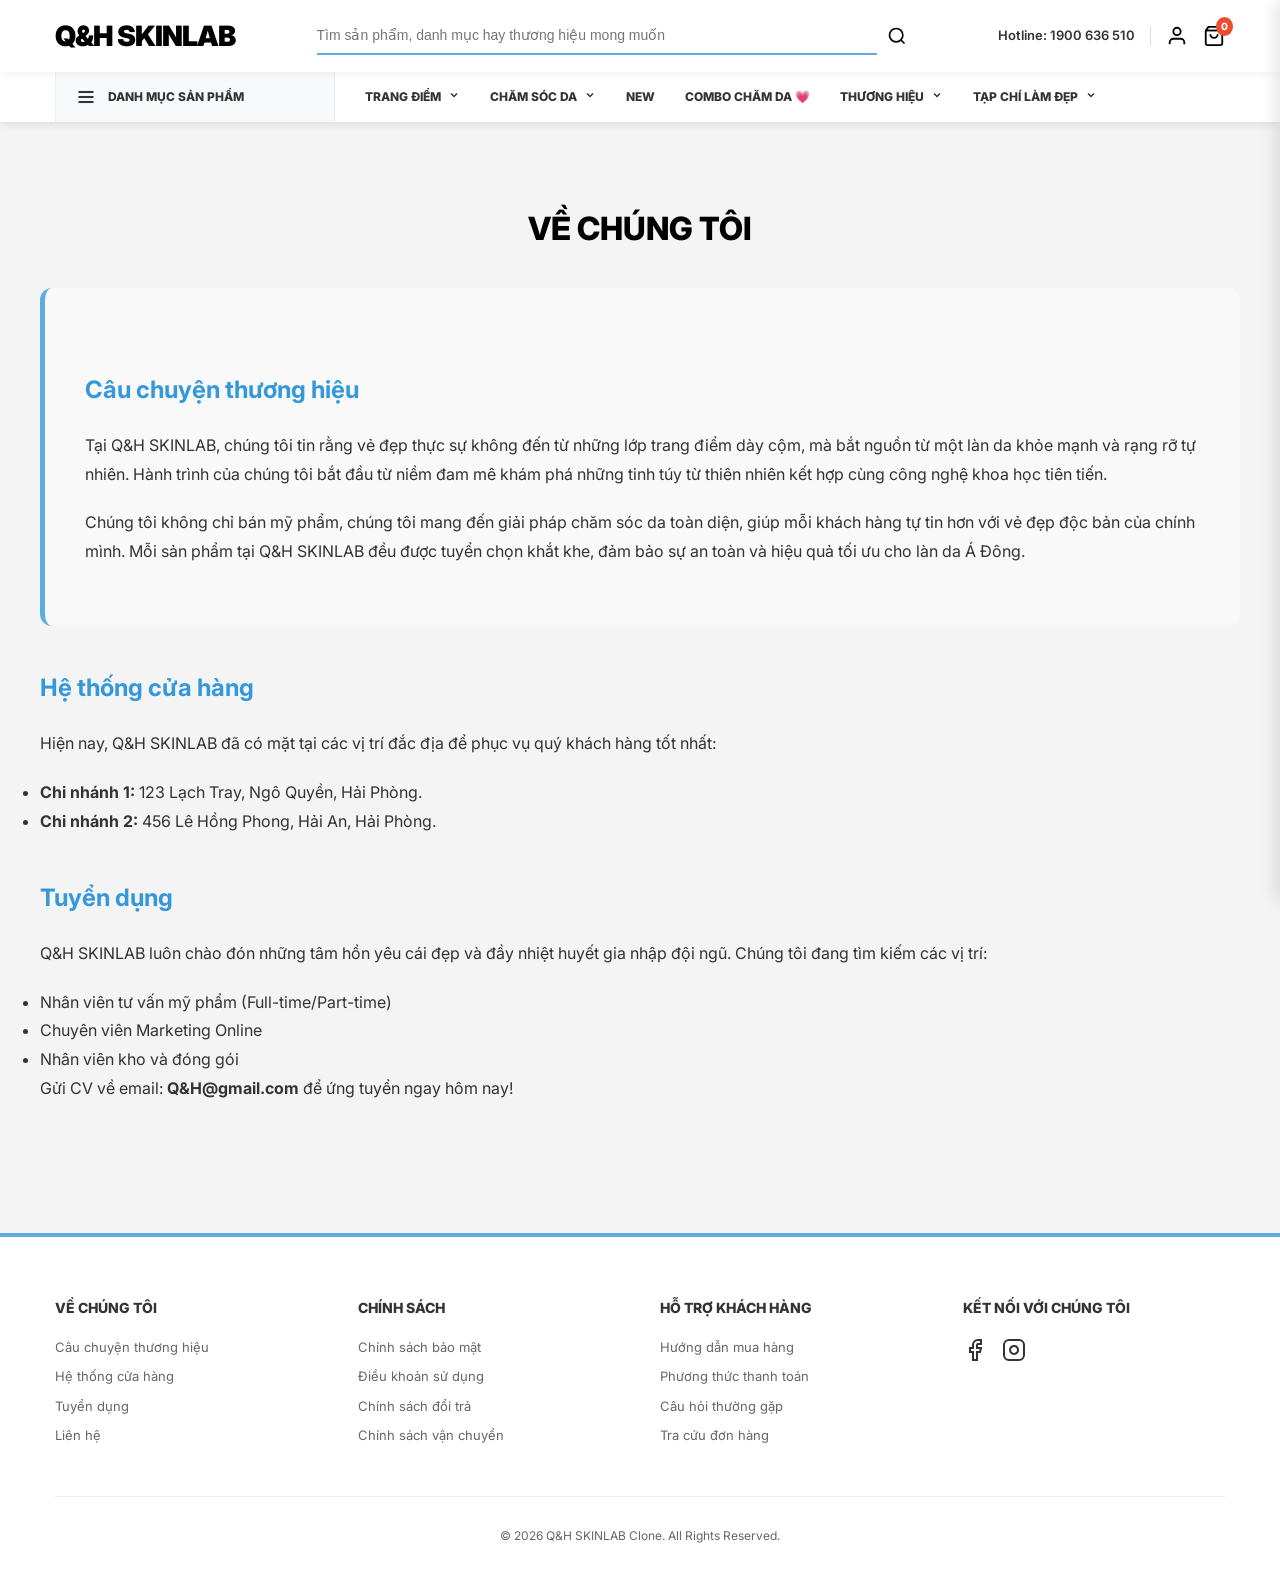
<file: about.html>
<!DOCTYPE html>
<html lang="vi">
<head>
    <meta charset="UTF-8">
    <meta name="viewport" content="width=device-width, initial-scale=1.0">
    <title>Về chúng tôi - Q&H SKINLAB</title>
    <link rel="stylesheet" href="./style.css">
    <style>
        .content-page {
            padding: 60px 0;
            line-height: 1.8;
            color: var(--text);
        }
        .content-page h1 {
            font-size: 32px;
            font-weight: 800;
            margin-bottom: 30px;
            text-align: center;
            color: var(--black);
        }
        .content-page h2 {
            font-size: 24px;
            font-weight: 700;
            margin-top: 40px;
            margin-bottom: 20px;
            color: var(--primary-dark);
        }
        .content-page p {
            margin-bottom: 20px;
        }
        .brand-story {
            background: #f9f9f9;
            padding: 40px;
            border-radius: 12px;
            border-left: 5px solid var(--primary);
        }
    </style>
</head>
<body>
    <!-- STICKY HEADER WRAPPER -->
    <div class="sticky-header" id="stickyHeader">
        <!-- HEADER -->
        <header>
            <div class="container header-main">
                <a href="index.html" class="logo">Q&<span>H SKINLAB</span></a>
                
                <div class="search-container">
                    <input type="text" id="searchInput" placeholder="Tìm sản phẩm, danh mục hay thương hiệu mong muốn">
                    <button class="search-btn">
                        <svg width="20" height="20" viewBox="0 0 24 24" fill="none" stroke="currentColor" stroke-width="2"><circle cx="11" cy="11" r="8"></circle><line x1="21" y1="21" x2="16.65" y2="16.65"></line></svg>
                    </button>
                    <div id="searchResults" class="search-results"></div>
                </div>

                <div class="header-actions">
                    <div class="hotline-info">
                        Hotline: 1900 636 510
                    </div>
                    <div class="action-item" id="accountTrigger">
                        <svg width="22" height="22" viewBox="0 0 24 24" fill="none" stroke="currentColor" stroke-width="2"><path d="M20 21v-2a4 4 0 0 0-4-4H8a4 4 0 0 0-4 4v2"></path><circle cx="12" cy="7" r="4"></circle></svg>
                        <span id="userNameDisplay" class="user-name-display"></span>
                    </div>
                    <div class="action-item" id="cartTrigger">
                        <svg width="22" height="22" viewBox="0 0 24 24" fill="none" stroke="currentColor" stroke-width="2"><path d="M6 2L3 6v14a2 2 0 0 0 2 2h14a2 2 0 0 0 2-2V6l-3-4Z"></path><line x1="3" y1="6" x2="21" y2="6"></line><path d="M16 10a4 4 0 0 1-8 0"></path></svg>
                        <span class="cart-badge" id="cartBadge">0</span>
                    </div>
                </div>
            </div>
        </header>

        <!-- NAVIGATION -->
        <div class="nav-wrap">
            <div class="container">
                <ul class="nav-list">
                    <li class="nav-link nav-cat-trigger" style="display: flex; align-items: center; gap: 12px; width: 280px; background: #f8f9fa; padding-left: 15px; position: relative;">
                        <svg width="20" height="20" viewBox="0 0 24 24" fill="none" stroke="currentColor" stroke-width="2.5"><line x1="3" y1="12" x2="21" y2="12"></line><line x1="3" y1="6" x2="21" y2="6"></line><line x1="3" y1="18" x2="21" y2="18"></line></svg>
                        DANH MỤC SẢN PHẨM
                        <!-- SIDEBAR DROPDOWN -->
                        <aside class="side-menu">
                            <ul class="side-nav-list">
                                <li class="side-nav-item" onclick="location.href='category.html?type=trang-diem'"><span>💄</span> Trang điểm</li>
                                <li class="side-nav-item" onclick="location.href='category.html?type=skincare'"><span>🧴</span> Chăm sóc da mặt</li>
                                <li class="side-nav-item" onclick="location.href='category.html?type=bodycare'"><span>🧼</span> Chăm sóc cơ thể</li>
                                <li class="side-nav-item" onclick="location.href='category.html?type=haircare'"><span>💆‍♀️</span> Chăm sóc tóc & da đầu</li>
                                <li class="side-nav-item" onclick="location.href='category.html?type=perfume'"><span>🌸</span> Nước hoa</li>
                                <li class="side-nav-item sub-item"><span>✨</span> TẠO KHỐI/ HIGHLIGHTER</li>
                                <li class="side-nav-item sub-item"><span>🎨</span> CHE KHUYẾT ĐIỂM</li>
                                <li class="side-nav-item sub-item"><span>🖌️</span> KEM LÓT</li>
                            </ul>
                        </aside>
                    </li>
                    <li class="nav-link" onclick="location.href='category.html?type=trang-diem'">TRANG ĐIỂM <svg width="12" height="12" viewBox="0 0 24 24" fill="none" stroke="currentColor" stroke-width="3" style="margin-left: 4px;"><path d="M6 9l6 6 6-6"></path></svg>
                        <div class="nav-dropdown">
                            <ul class="dropdown-list">
                                <li class="dropdown-item">MẶT <svg viewBox="0 0 24 24" fill="none" stroke="currentColor" stroke-width="2"><path d="M9 18l6-6-6-6"></path></svg></li>
                                <li class="dropdown-item">MẮT <svg viewBox="0 0 24 24" fill="none" stroke="currentColor" stroke-width="2"><path d="M9 18l6-6-6-6"></path></svg></li>
                                <li class="dropdown-item">MÔI <svg viewBox="0 0 24 24" fill="none" stroke="currentColor" stroke-width="2"><path d="M9 18l6-6-6-6"></path></svg></li>
                            </ul>
                        </div>
                    </li>
                    <li class="nav-link" onclick="location.href='category.html?type=skincare'">CHĂM SÓC DA <svg width="12" height="12" viewBox="0 0 24 24" fill="none" stroke="currentColor" stroke-width="3" style="margin-left: 4px;"><path d="M6 9l6 6 6-6"></path></svg></li>
                    <li class="nav-link" onclick="location.href='category.html?type=new'">NEW</li>
                    <li class="nav-link" onclick="location.href='category.html?type=combo'">COMBO CHĂM DA 💗</li>
                    <li class="nav-link" onclick="location.href='category.html?type=brands'">THƯƠNG HIỆU <svg width="12" height="12" viewBox="0 0 24 24" fill="none" stroke="currentColor" stroke-width="3" style="margin-left: 4px;"><path d="M6 9l6 6 6-6"></path></svg>
                        <div class="mega-menu">
                            <div class="mega-col">
                                <ul class="mega-list">
                                    <li onclick="location.href='category.html?brand=Merzy'">Merzy</li><li onclick="location.href='category.html?brand=ACNES'">ACNES</li><li onclick="location.href='category.html?brand=Armaf'">Armaf</li><li onclick="location.href='category.html?brand=Bioderma'">Bioderma</li><li onclick="location.href='category.html?brand=Calla'">Calla</li><li onclick="location.href='category.html?brand=Cerave'">Cerave</li><li onclick="location.href='category.html?brand=Cleo'">Cleo</li><li onclick="location.href='category.html?brand=Colorkey'">Colorkey</li><li onclick="location.href='category.html?brand=Dasique'">Dasique</li><li onclick="location.href='category.html?brand=DHC'">DHC</li>
                                </ul>
                            </div>
                            <div class="mega-col">
                                <ul class="mega-list">
                                    <li onclick="location.href='category.html?brand=Romand'">Romand</li><li onclick="location.href='category.html?brand=Amortals'">Amortals</li><li onclick="location.href='category.html?brand=B.O.M'">B.O.M</li><li onclick="location.href='category.html?brand=Bio-essence'">Bio-essence</li><li onclick="location.href='category.html?brand=Carenel'">Carenel</li><li onclick="location.href='category.html?brand=Cetaphil'">Cetaphil</li><li onclick="location.href='category.html?brand=CLINICOS'">CLINICOS</li><li onclick="location.href='category.html?brand=Compliment'">Compliment</li><li onclick="location.href='category.html?brand=DAZZLE ME'">DAZZLE ME</li><li onclick="location.href='category.html?brand=Diana'">Diana</li>
                                </ul>
                            </div>
                            <div class="mega-col">
                                <ul class="mega-list">
                                    <li onclick="location.href='category.html?brand=3CE'">3CE</li><li onclick="location.href='category.html?brand=Anessa'">Anessa</li><li onclick="location.href='category.html?brand=Banobagi'">Banobagi</li><li onclick="location.href='category.html?brand=Bioré'">Bioré</li><li onclick="location.href='category.html?brand=Carslan'">Carslan</li><li onclick="location.href='category.html?brand=Chando Himalaya'">Chando Himalaya</li><li onclick="location.href='category.html?brand=Clio'">Clio</li><li onclick="location.href='category.html?brand=Corine De Farme'">Corine De Farme</li><li onclick="location.href='category.html?brand=Dearmay'">Dearmay</li><li onclick="location.href='category.html?brand=DoDo Sugar'">DoDo Sugar</li>
                                </ul>
                            </div>
                            <div class="mega-col">
                                <ul class="mega-list">
                                    <li onclick="location.href='category.html?brand=9 Wishes'">9 Wishes</li><li onclick="location.href='category.html?brand=Angel\'s Liquid'">Angel's Liquid</li><li onclick="location.href='category.html?brand=Batiste'">Batiste</li><li onclick="location.href='category.html?brand=BNBG'">BNBG</li><li onclick="location.href='category.html?brand=Caryophy'">Caryophy</li><li onclick="location.href='category.html?brand=Chinoshio'">Chinoshio</li><li onclick="location.href='category.html?brand=Closeup'">Closeup</li><li onclick="location.href='category.html?brand=Curél'">Curél</li><li onclick="location.href='category.html?brand=Derladie'">Derladie</li><li onclick="location.href='category.html?brand=Dove'">Dove</li>
                                </ul>
                            </div>
                            <div class="mega-col">
                                <ul class="mega-list">
                                    <li onclick="location.href='category.html?brand=A BONNE'">A BONNE</li><li onclick="location.href='category.html?brand=Aperire'">Aperire</li><li onclick="location.href='category.html?brand=Bbia'">Bbia</li><li onclick="location.href='category.html?brand=Bodymiss'">Bodymiss</li><li onclick="location.href='category.html?brand=Catrice'">Catrice</li><li onclick="location.href='category.html?brand=Cindy Bloom'">Cindy Bloom</li><li onclick="location.href='category.html?brand=Cocoon'">Cocoon</li><li onclick="location.href='category.html?brand=Dạ Hương'">Dạ Hương</li><li onclick="location.href='category.html?brand=Derma Forte'">Derma Forte</li><li onclick="location.href='category.html?brand=DrCeutics'">DrCeutics</li>
                                </ul>
                            </div>
                        </div>
                    </li>
                    <li class="nav-link" onclick="location.href='magazine.html'">TẠP CHÍ LÀM ĐẸP <svg width="12" height="12" viewBox="0 0 24 24" fill="none" stroke="currentColor" stroke-width="3" style="margin-left: 4px;"><path d="M6 9l6 6 6-6"></path></svg>
                        <div class="mega-menu">
                            <div class="mega-col">
                                <ul class="mega-list">
                                    <li onclick="location.href='magazine.html?topic=review'">Review Mỹ Phẩm</li><li>Trẻ Hoá Làn Da</li><li>Thiết Bị Làm Đẹp</li>
                                </ul>
                            </div>
                            <div class="mega-col">
                                <ul class="mega-list">
                                    <li onclick="location.href='magazine.html?topic=top-products'">Top Mỹ Phẩm</li><li>Làm Mờ Sạm Nám</li><li>Thực Phẩm Chức Năng</li>
                                </ul>
                            </div>
                            <div class="mega-col">
                                <ul class="mega-list">
                                    <li onclick="location.href='magazine.html?topic=makeup-tips'">Hướng Dẫn Trang Điểm</li><li>Trắng Da</li>
                                </ul>
                            </div>
                            <div class="mega-col">
                                <ul class="mega-list">
                                    <li>Chăm Sóc Da Body</li><li>Trị Thâm Mụn</li>
                                </ul>
                            </div>
                            <div class="mega-col">
                                <ul class="mega-list">
                                    <li onclick="location.href='magazine.html?topic=skincare-tips'">Chăm Sóc Da Mặt</li><li>Nước Hoa</li>
                                </ul>
                            </div>
                        </div>
                    </li>
                </ul>
            </div>
        </div>
    </div>

    <main class="container content-page">
        <h1>VỀ CHÚNG TÔI</h1>
        
        <div class="brand-story">
            <h2>Câu chuyện thương hiệu</h2>
            <p>Tại Q&H SKINLAB, chúng tôi tin rằng vẻ đẹp thực sự không đến từ những lớp trang điểm dày cộm, mà bắt nguồn từ một làn da khỏe mạnh và rạng rỡ tự nhiên. Hành trình của chúng tôi bắt đầu từ niềm đam mê khám phá những tinh túy từ thiên nhiên kết hợp cùng công nghệ khoa học tiên tiến.</p>
            <p>Chúng tôi không chỉ bán mỹ phẩm, chúng tôi mang đến giải pháp chăm sóc da toàn diện, giúp mỗi khách hàng tự tin hơn với vẻ đẹp độc bản của chính mình. Mỗi sản phẩm tại Q&H SKINLAB đều được tuyển chọn khắt khe, đảm bảo sự an toàn và hiệu quả tối ưu cho làn da Á Đông.</p>
        </div>

        <h2>Hệ thống cửa hàng</h2>
        <p>Hiện nay, Q&H SKINLAB đã có mặt tại các vị trí đắc địa để phục vụ quý khách hàng tốt nhất:</p>
        <ul>
            <li><strong>Chi nhánh 1:</strong> 123 Lạch Tray, Ngô Quyền, Hải Phòng.</li>
            <li><strong>Chi nhánh 2:</strong> 456 Lê Hồng Phong, Hải An, Hải Phòng.</li>
        </ul>

        <h2>Tuyển dụng</h2>
        <p>Q&H SKINLAB luôn chào đón những tâm hồn yêu cái đẹp và đầy nhiệt huyết gia nhập đội ngũ. Chúng tôi đang tìm kiếm các vị trí:</p>
        <ul>
            <li>Nhân viên tư vấn mỹ phẩm (Full-time/Part-time)</li>
            <li>Chuyên viên Marketing Online</li>
            <li>Nhân viên kho và đóng gói</li>
        </ul>
        <p>Gửi CV về email: <strong>Q&H@gmail.com</strong> để ứng tuyển ngay hôm nay!</p>
    </main>

    <!-- FOOTER -->
    <footer>
        <div class="container">
            <div class="footer-grid">
                <div class="footer-col">
                    <h4>Về chúng tôi</h4>
                    <ul class="footer-links">
                        <li><a href="about.html">Câu chuyện thương hiệu</a></li>
                        <li><a href="about.html">Hệ thống cửa hàng</a></li>
                        <li><a href="about.html">Tuyển dụng</a></li>
                        <li><a href="contact.html">Liên hệ</a></li>
                    </ul>
                </div>
                <div class="footer-col">
                    <h4>Chính sách</h4>
                    <ul class="footer-links">
                        <li><a href="policy.html">Chính sách bảo mật</a></li>
                        <li><a href="policy.html">Điều khoản sử dụng</a></li>
                        <li><a href="policy.html">Chính sách đổi trả</a></li>
                        <li><a href="policy.html">Chính sách vận chuyển</a></li>
                    </ul>
                </div>
                <div class="footer-col">
                    <h4>Hỗ trợ khách hàng</h4>
                    <ul class="footer-links">
                        <li><a href="support.html">Hướng dẫn mua hàng</a></li>
                        <li><a href="support.html">Phương thức thanh toán</a></li>
                        <li><a href="support.html">Câu hỏi thường gặp</a></li>
                        <li><a href="support.html">Tra cứu đơn hàng</a></li>
                    </ul>
                </div>
                <div class="footer-col">
                    <h4>Kết nối với chúng tôi</h4>
                    <div style="display: flex; gap: 15px; margin-top: 10px;">
                        <svg width="24" height="24" viewBox="0 0 24 24" fill="none" stroke="currentColor" stroke-width="2"><path d="M18 2h-3a5 5 0 0 0-5 5v3H7v4h3v8h4v-8h3l1-4h-4V7a1 1 0 0 1 1-1h3z"></path></svg>
                        <svg width="24" height="24" viewBox="0 0 24 24" fill="none" stroke="currentColor" stroke-width="2"><rect x="2" y="2" width="20" height="20" rx="5" ry="5"></rect><path d="M16 11.37A4 4 0 1 1 12.63 8 4 4 0 0 1 16 11.37z"></path><line x1="17.5" y1="6.5" x2="17.51" y2="6.5"></line></svg>
                    </div>
                </div>
            </div>
            <div class="footer-bottom">
                &copy; 2026 Q&H SKINLAB Clone. All Rights Reserved.
            </div>
        </div>
    </footer>

    <!-- CART DRAWER -->
    <div class="cart-drawer" id="cartDrawer">
        <div class="cart-header">
            <h3 style="font-weight: 800; text-transform: uppercase;">Giỏ hàng</h3>
            <span style="cursor: pointer; font-size: 24px;" id="closeCart">&times;</span>
        </div>
        <div class="cart-items" id="cartItems">
            <!-- JS Render -->
        </div>
        <div style="padding-top: 20px; border-top: 1px solid var(--border);">
            <div class="flex-between" style="font-weight: 800; font-size: 18px; margin-bottom: 20px;">
                <span>Tổng tiền:</span>
                <span id="cartTotal">0đ</span>
            </div>
            <button style="width: 100%; padding: 15px; background: var(--primary); border: none; font-weight: 800; cursor: pointer;">THANH TOÁN NGAY</button>
        </div>
    </div>

    <!-- BACK TO TOP -->
    <div class="back-to-top" id="backToTop">
        <svg width="24" height="24" viewBox="0 0 24 24" fill="none" stroke="currentColor" stroke-width="2"><polyline points="18 15 12 9 6 15"></polyline></svg>
    </div>

    <!-- LOGIN MODAL -->
    <div class="modal-overlay" id="loginModalOverlay">
        <div class="login-modal">
            <span class="close-modal" id="closeLogin">&times;</span>
            <div id="loginView">
                <h2>Đăng nhập</h2>
                <form class="login-form" id="loginForm">
                <input type="email" placeholder="Email" required>
                <input type="password" placeholder="Mật khẩu" required>
                
                <div class="login-options">
                    <label style="display: flex; align-items: center; gap: 8px; cursor: pointer;">
                        <input type="checkbox"> Ghi nhớ đăng nhập
                    </label>
                    <a href="#">Quên mật khẩu?</a>
                </div>

                <button type="submit" class="btn-login">Đăng nhập</button>
                
                <button type="button" class="btn-social btn-facebook">
                    <svg width="20" height="20" viewBox="0 0 24 24" fill="currentColor"><path d="M18 2h-3a5 5 0 0 0-5 5v3H7v4h3v8h4v-8h3l1-4h-4V7a1 1 0 0 1 1-1h3z"></path></svg>
                    Đăng nhập Facebook
                </button>
                
                <button type="button" class="btn-social btn-google">
                    <svg width="20" height="20" viewBox="0 0 24 24" fill="currentColor"><path d="M12.48 10.92v3.28h4.74c-.2 1.22-.97 2.22-2.25 3.07v2.55h3.64c2.13-1.96 3.36-4.85 3.36-8.19 0-.68-.07-1.15-.19-1.71H12.48zm-10.6 4.9c1.26 3.71 4.71 6.38 8.77 6.38 2.32 0 4.5-.79 6.14-2.13l-3.64-2.55c-.99.67-2.26 1.07-3.53 1.07-2.73 0-5.04-1.84-5.87-4.31H1.88v2.54zm8.77-13.43c-2.32 0-4.5.79-6.14 2.13l3.64 2.55c.99-.67 2.26-1.07 3.53-1.07 2.73 0 5.04-1.84 5.87 4.31h3.99v-2.54c-1.26-3.71-4.71-6.38-8.77-6.38z"></path></svg>
                    Đăng nhập Google
                </button>

                    <div class="register-section">
                        <p>Tạo tài khoản ngay</p>
                        <button type="button" class="btn-register" id="toRegister">Đăng ký</button>
                    </div>
                </form>
            </div>

            <!-- Register View -->
            <div id="registerView" style="display: none;">
                <h2>Đăng ký</h2>
                <form class="login-form" id="registerForm">
                    <input type="text" placeholder="Họ và tên" required>
                    <input type="email" placeholder="Email" required>
                    <input type="password" placeholder="Mật khẩu" required>
                    <input type="password" placeholder="Nhập lại mật khẩu" required>
                    
                    <button type="submit" class="btn-login">Đăng ký</button>
                    
                    <div class="register-section">
                        <p>Đã có tài khoản?</p>
                        <button type="button" class="btn-register" id="toLogin">Đăng nhập</button>
                    </div>
                </form>
            </div>
        </div>
    </div>

    <div class="toast-container" id="toastContainer"></div>

    <script src="script.js"></script>
</body>
</html>
</file>
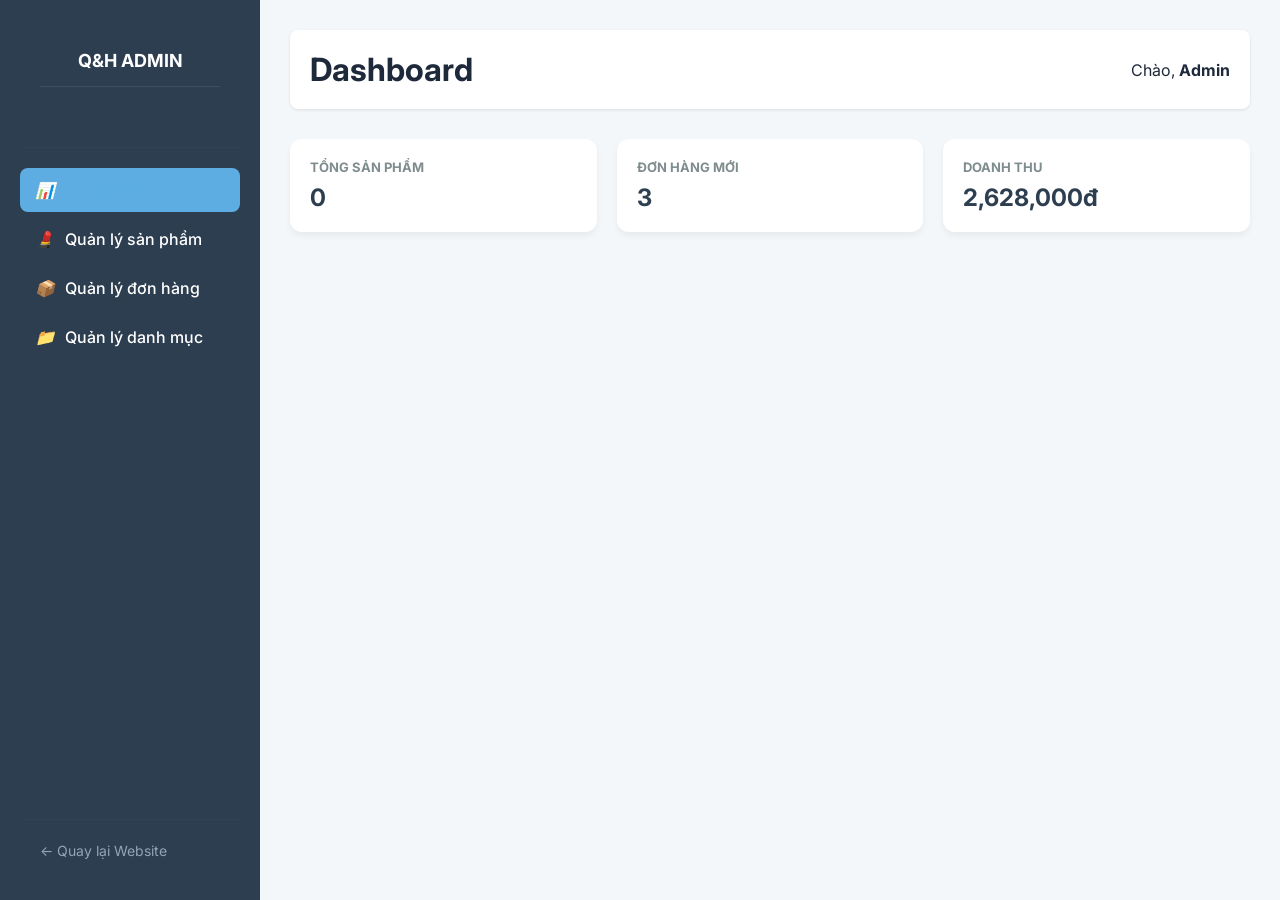
<file: admin.html>
<!DOCTYPE html>
<html lang="vi">
<head>
    <meta charset="UTF-8">
    <meta name="viewport" content="width=device-width, initial-scale=1.0">
    <title>Hệ thống Quản trị | Q&H SKINLAB</title>
    <link rel="stylesheet" href="./admin.css">
    <link href="https://fonts.googleapis.com/css2?family=Inter:wght@400;500;600;700&display=swap" rel="stylesheet">
    <style>
        /* Quick UI Upgrade for Admin */
        :root { --primary: #5dade2; --danger: #e74c3c; --warning: #f39c12; }
        body { font-family: 'Inter', sans-serif; background: #f4f7fa; margin: 0; }
        .admin-layout { display: flex; min-height: 100vh; }
        .sidebar { width: 260px; background: #2c3e50; color: white; padding: 20px; display: flex; flex-direction: column; }
        .sidebar-logo h2 { font-size: 18px; margin-bottom: 30px; text-align: center; border-bottom: 1px solid #3e4f5f; padding-bottom: 15px; }
        .nav-item { padding: 12px 15px; cursor: pointer; border-radius: 8px; margin-bottom: 5px; transition: 0.3s; display: flex; align-items: center; gap: 10px; font-weight: 500; }
        .nav-item:hover, .nav-item.active { background: var(--primary); }
        .content { flex: 1; padding: 30px; }
        .stats-grid { display: grid; grid-template-columns: repeat(3, 1fr); gap: 20px; margin-bottom: 30px; }
        .stat-card { background: white; padding: 20px; border-radius: 12px; box-shadow: 0 4px 6px rgba(0,0,0,0.05); }
        .stat-card h3 { font-size: 13px; color: #7f8c8d; margin-bottom: 8px; text-transform: uppercase; }
        .stat-card p { font-size: 24px; font-weight: 700; margin: 0; color: #2c3e50; }
        .action-bar { display: flex; justify-content: space-between; margin-bottom: 20px; align-items: center; }
        .admin-table { width: 100%; background: white; border-collapse: collapse; border-radius: 12px; overflow: hidden; box-shadow: 0 4px 6px rgba(0,0,0,0.05); }
        .admin-table th { background: #f8f9fa; padding: 15px; text-align: left; font-size: 13px; color: #7f8c8d; border-bottom: 2px solid #eee; }
        .admin-table td { padding: 15px; border-top: 1px solid #f1f1f1; font-size: 14px; }
        .admin-table img { width: 40px; height: 40px; object-fit: cover; border-radius: 6px; }
        .btn { padding: 8px 16px; border-radius: 6px; border: none; cursor: pointer; font-weight: 600; font-size: 13px; transition: 0.2s; }
        .btn-primary { background: var(--primary); color: white; }
        .btn-edit { background: var(--warning); color: white; margin-right: 4px; }
        .btn-delete { background: var(--danger); color: white; }
        .badge-cat { background: #ebf5ff; color: var(--primary); padding: 4px 10px; border-radius: 20px; font-size: 11px; font-weight: 700; }
        /* Modal */
        .modal { position: fixed; top:0; left:0; width:100%; height:100%; background:rgba(0,0,0,0.5); display:none; align-items:center; justify-content:center; z-index: 1000; }
        .modal.active { display:flex; }
        .modal-content { background:white; padding:30px; border-radius:12px; width:450px; box-shadow:0 10px 30px rgba(0,0,0,0.2); }
        .form-group { margin-bottom: 15px; }
        .form-group label { display: block; margin-bottom: 5px; font-weight: 600; font-size: 13px; }
        .form-group input, .form-group select { width: 100%; padding: 10px; border: 1px solid #ddd; border-radius: 6px; }
        #productSearch { padding: 10px 15px; border: 1px solid #ddd; border-radius: 20px; width: 280px; outline: none; }
    </style>
</head>
<body>
    <div class="admin-layout">
        <!-- SIDEBAR -->
        <aside class="sidebar">
            <div class="sidebar-logo">
                <h2>Q&H ADMIN</h2>
            </div>
            <nav class="sidebar-nav">
                <ul>
                    <li class="nav-item active" data-target="dashboard">
                        <i>📊</i> Dashboard
                    </li>
                    <li class="nav-item" data-target="products">
                        <i>💄</i> Quản lý sản phẩm
                    </li>
                    <li class="nav-item" data-target="orders">
                        <i>📦</i> Quản lý đơn hàng
                    </li>
                    <li class="nav-item" data-target="categories">
                        <i>📁</i> Quản lý danh mục
                    </li>
                </ul>
            </nav>
            <div class="sidebar-footer">
                <a href="index.html" class="back-home">← Quay lại Website</a>
            </div>
        </aside>

        <!-- MAIN CONTENT -->
        <main class="content">
            <header class="content-header">
                <h1 id="pageTitle">Dashboard</h1>
                <div class="user-profile">
                    <span>Chào, <strong>Admin</strong></span>
                </div>
            </header>

            <!-- SECTION: DASHBOARD -->
            <section id="dashboard" class="content-section active">
                <div class="stats-grid">
                    <div class="stat-card"><h3>Tổng sản phẩm</h3><p id="totalProducts">0</p></div>
                    <div class="stat-card"><h3>Đơn hàng mới</h3><p id="totalOrders">0</p></div>
                    <div class="stat-card"><h3>Doanh thu</h3><p id="totalRevenue">0đ</p></div>
                </div>
            </section>

            <!-- SECTION: PRODUCTS -->
            <section id="products" class="content-section">
                <div class="action-bar">
                    <button class="btn btn-primary" onclick="openProductModal()">+ Thêm sản phẩm</button>
                    <input type="text" id="productSearch" placeholder="Tìm tên sản phẩm..." oninput="filterProducts()">
                </div>
                <table class="admin-table">
                    <thead>
                        <tr>
                            <th>Ảnh</th>
                            <th>Tên sản phẩm</th>
                            <th>Giá</th>
                            <th>Danh mục</th>
                            <th>Thao tác</th>
                        </tr>
                    </thead>
                    <tbody id="adminProductList"></tbody>
                </table>
            </section>

            <!-- SECTION: ORDERS -->
            <section id="orders" class="content-section">
                <table class="admin-table">
                    <thead>
                        <tr>
                            <th>ID</th>
                            <th>Khách hàng</th>
                            <th>Tổng tiền</th>
                            <th>Trạng thái</th>
                            <th>Ngày đặt</th>
                        </tr>
                    </thead>
                    <tbody id="adminOrderList"></tbody>
                </table>
            </section>

            <!-- SECTION: CATEGORIES (Dọn dẹp trùng lặp) -->
            <section id="categories" class="content-section">
                <div class="action-bar">
                    <h2 style="font-size: 18px;">Quản lý danh mục</h2>
                </div>
                <table class="admin-table">
                    <thead><tr><th>STT</th><th>Tên danh mục</th><th>Thao tác</th></tr></thead>
                    <tbody id="adminCategoryList"></tbody>
                </table>
            </section>
        </main>
    </div>

    <!-- MODAL ADD/EDIT PRODUCT -->
    <div id="productModal" class="modal">
        <div class="modal-content">
            <h2 id="modalTitle">Thêm sản phẩm</h2>
            <form id="productForm">
                <!-- Form fields will be handled by JS -->
            </form>
        </div>
    </div>

    <script src="admin.js"></script>
</body>
</html>
</file>
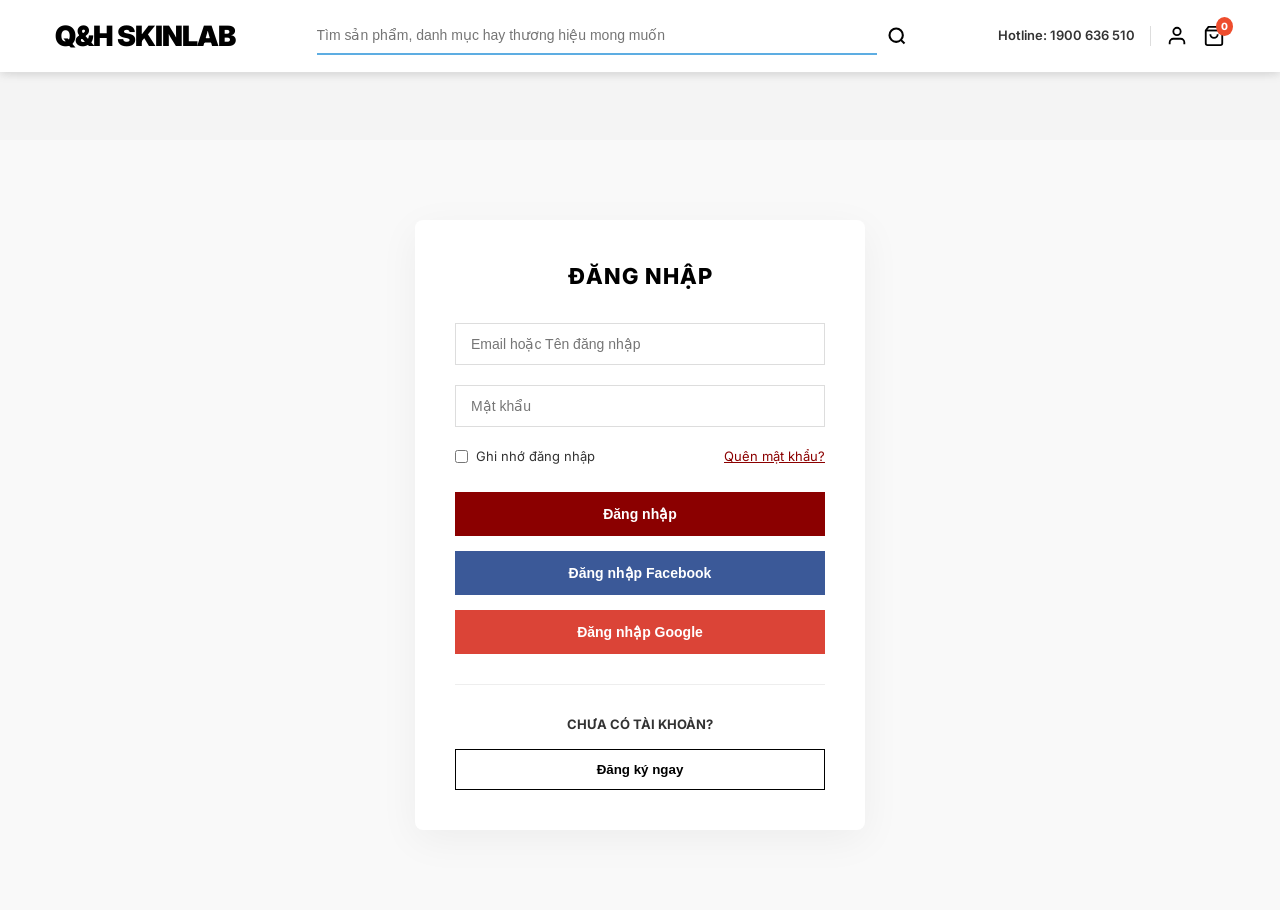
<file: checkout.html>
<!DOCTYPE html>
<html lang="vi">
<head>
    <meta charset="UTF-8">
    <meta name="viewport" content="width=device-width, initial-scale=1.0">
    <title>Thanh toán | Q&H SKINLAB</title>
    <link rel="stylesheet" href="./style.css">
    <style>
        body { background: #f5f7fb; }
        .checkout-page { padding: 40px 0; }
        .checkout-header { display: flex; justify-content: space-between; align-items: center; flex-wrap: wrap; gap: 16px; margin-bottom: 30px; }
        .checkout-header h1 { margin: 0; font-size: 28px; letter-spacing: 0.02em; }
        .checkout-header a { color: var(--primary); font-weight: 700; text-decoration: none; }
        .checkout-grid { display: grid; grid-template-columns: 1.4fr 1fr; gap: 24px; }
        .checkout-card { background: #ffffff; border-radius: 16px; padding: 28px; box-shadow: 0 20px 40px rgba(13, 44, 72, 0.08); }
        .checkout-card h2 { margin: 0 0 18px; font-size: 20px; font-weight: 900; }
        .checkout-form label { display: block; margin-bottom: 10px; font-weight: 700; font-size: 13px; }
        .checkout-form input,
        .checkout-form textarea,
        .checkout-form select { width: 100%; border: 1px solid #dce4ef; border-radius: 10px; padding: 12px 14px; font-size: 14px; color: #253858; margin-bottom: 18px; background: #fafbff; }
        .checkout-form textarea { resize: vertical; min-height: 120px; }
        .checkout-card .summary-row { display: flex; justify-content: space-between; align-items: center; margin: 14px 0; font-size: 14px; }
        .checkout-card .summary-row strong { font-weight: 800; }
        .checkout-card .summary-total { font-size: 22px; color: var(--primary); margin-top: 18px; border-top: 1px solid #f1f4fb; padding-top: 18px; }
        
        /* Coupon styles */
        .coupon-group { display: flex; gap: 10px; margin-bottom: 20px; padding-bottom: 20px; border-bottom: 1px solid #f1f4fb; }
        .coupon-group input { flex: 1; margin-bottom: 0 !important; }
        .btn-apply-coupon { padding: 0 20px; background: #253858; color: white; border: none; border-radius: 10px; font-weight: 700; cursor: pointer; transition: opacity 0.2s; }
        .btn-apply-coupon:hover { opacity: 0.9; }
        .coupon-msg { font-size: 12px; margin-top: 5px; font-weight: 600; }
        .coupon-msg.success { color: #27ae60; }
        .coupon-msg.error { color: #e74c3c; }
        
        .discount-highlight { color: #e74c3c; font-weight: 700; }

        .order-item { display: flex; gap: 12px; align-items: center; padding: 14px 0; border-bottom: 1px solid #f1f4fb; }
        .order-item:last-child { border-bottom: none; }
        .order-item img { width: 78px; height: 78px; object-fit: contain; border-radius: 12px; background: #fbfbff; }
        .order-item-info { flex: 1; }
        .order-item-info h4 { margin: 0 0 8px; font-size: 15px; font-weight: 800; }
        .order-item-info p { margin: 0; font-size: 13px; color: #6c7d96; }
        .order-empty { text-align: center; padding: 60px 20px; color: #495057; }
        .btn-checkout-submit { background: var(--primary); color: white; border: none; width: 100%; padding: 16px 0; font-size: 15px; font-weight: 900; border-radius: 12px; cursor: pointer; text-transform: uppercase; }
        .checkout-success { display: none; text-align: center; padding: 50px 20px; }
        .checkout-success h3 { margin-bottom: 18px; font-size: 24px; }
        .checkout-success p { margin-bottom: 26px; color: #546a82; }
        .checkout-success a { display: inline-block; padding: 12px 26px; background: var(--primary); color: white; border-radius: 10px; text-decoration: none; font-weight: 800; }
    </style>
</head>
<body>
    <main class="container checkout-page">
        <div class="checkout-header">
            <div>
                <h1>Thanh toán đơn hàng</h1>
                <p style="margin: 10px 0 0; color: #5c6d87;">Hoàn tất thông tin để chúng tôi chuẩn bị đơn hàng và giao nhanh nhất.</p>
            </div>
            <a href="./index.html">Tiếp tục mua sắm</a>
        </div>

        <div class="checkout-grid">
            <section class="checkout-card">
                <h2>Thông tin giao hàng</h2>
                <form id="checkoutForm" class="checkout-form">
                    <label for="orderName">Họ và tên</label>
                    <input id="orderName" type="text" placeholder="Nguyễn Văn A" required>

                    <label for="orderPhone">Số điện thoại</label>
                    <input id="orderPhone" type="tel" placeholder="090 123 4567" required>

                    <label for="orderEmail">Email</label>
                    <input id="orderEmail" type="email" placeholder="email@example.com" required>

                    <label for="orderAddress">Địa chỉ giao hàng</label>
                    <input id="orderAddress" type="text" placeholder="Số nhà, đường, quận, thành phố" required>

                    <label for="orderPaymentMethod">Phương thức thanh toán</label>
                    <select id="orderPaymentMethod" required>
                        <option value="Chuyển khoản">Chuyển khoản ngân hàng</option>
                        <option value="Momo">Ví Momo</option>
                        <option value="ZaloPay">Ví ZaloPay</option>
                        <option value="COD">Thanh toán khi nhận hàng</option>
                    </select>

                    <label for="orderNote">Ghi chú</label>
                    <textarea id="orderNote" placeholder="Ghi chú cho người giao hàng (tùy chọn)"></textarea>

                    <button type="submit" class="btn-checkout-submit">Hoàn tất thanh toán</button>
                </form>

                <div id="checkoutQrSection" class="qr-payment-info" style="display:none; margin-top:24px; padding:24px; border:1px dashed #d7e1f4; border-radius:12px; background:#f8fbff;">
                    <p style="margin:0 0 12px; font-weight:700; font-size:15px;">Quét mã QR để thanh toán</p>
                    <p id="qrPaymentMethodLabel" style="margin:0 0 8px;">Phương thức:</p>
                    <p style="margin:0 0 6px;">Chủ tài khoản: <strong>Nguyễn Thị Thanh Hiền</strong></p>
                    <p style="margin:0 0 6px;">Số tài khoản / số ví: <strong>66668888</strong></p>
                    <p id="qrBankLabel" style="margin:0 0 12px;">Ngân hàng: <strong>MB</strong></p>
                    <img id="qrImage" src="" alt="QR thanh toán" style="width:180px; height:180px; display:block; margin-bottom:12px; border-radius:12px; background:#fff; object-fit:contain;">
                    <p style="margin:0 0 16px; font-size:13px; color:#4d5c7e;">Sau khi chuyển tiền, nhấn nút bên dưới để xác nhận.</p>
                    <button id="confirmPaymentBtn" style="background: var(--primary); color: white; border: none; padding: 12px 24px; border-radius: 8px; font-weight: 700; cursor: pointer;">Tôi đã chuyển tiền</button>
                </div>

                <div id="checkoutSuccess" class="checkout-success">
                    <h3>Thanh toán thành công!</h3>
                    <p>Đơn hàng của bạn đã được tiếp nhận. Chúng tôi sẽ liên hệ để xác nhận và giao hàng sớm nhất.</p>
                    <a id="successHomeLink" href="./index.html">Về trang chủ</a>
                </div>
            </section>

            <aside class="checkout-card">
                <h2>Đơn hàng của bạn</h2>
                <div id="orderItems"></div>
                <div id="orderItems" style="margin-bottom: 20px;"></div>
                <div class="coupon-group">
                    <div style="flex: 1;">
                        <input type="text" id="couponCode" placeholder="Nhập mã giảm giá (SALE10, SALE20...)">
                        <div id="couponMessage" class="coupon-msg"></div>
                    </div>
                    <button type="button" class="btn-apply-coupon" id="btnApplyCoupon">ÁP DỤNG</button>
                </div>

                <div class="summary-row">
                    <span>Tạm tính</span>
                    <span id="summarySubtotal">0đ</span>
                </div>
                <div class="summary-row">
                    <span>Tiết kiệm (từ giá gốc)</span>
                    <span id="summaryDiscount">0đ</span>
                </div>
                <div class="summary-row" id="couponRow" style="display: none;">
                    <span>Mã giảm giá</span>
                    <span id="summaryCouponDiscount" class="discount-highlight">-0đ</span>
                </div>
                <div class="summary-row">
                    <span>Phí vận chuyển</span>
                    <span id="summaryShipping">30.000đ</span>
                </div>
                
                <div class="summary-row summary-total">
                    <strong>Tổng tiền</strong>
                    <strong id="summaryTotal">0đ</strong>
                </div>
                <p style="margin-top: 20px; font-size: 13px; color: #5c6d87;">Phí giao hàng sẽ được tính khi xác nhận đơn hàng.</p>
            </aside>
        </div>
    </main>

    <script src="./script.js"></script>
    <script>
        let currentCoupon = null;
        let couponDiscountAmount = 0;
        let currentShippingFee = 30000;

        function formatCurrency(value) {
            return Number(value).toLocaleString('vi-VN') + 'đ';
        }

        function getCheckoutItems() {
            const mode = localStorage.getItem('qh_checkoutMode');
            if (mode === 'direct') {
                const directItems = JSON.parse(localStorage.getItem('qh_directCheckoutItems') || '[]');
                return directItems;
            }
            if (mode === 'cart') {
                return JSON.parse(localStorage.getItem('qh_cart') || '[]');
            }
            return [];
        }

        function renderOrderSummary() {
            const items = getCheckoutItems();
            const orderItemsContainer = document.getElementById('orderItems');
            const subtotalEl = document.getElementById('summarySubtotal');
            const discountEl = document.getElementById('summaryDiscount');
            const couponRow = document.getElementById('couponRow');
            const couponDiscountEl = document.getElementById('summaryCouponDiscount');
            const shippingEl = document.getElementById('summaryShipping');
            const totalEl = document.getElementById('summaryTotal');

            if (!orderItemsContainer) return;

            if (items.length === 0) {
                orderItemsContainer.innerHTML = '<div class="order-empty">Không có sản phẩm trong đơn hàng. <a href="index.html">Quay về trang chủ</a></div>';
                document.getElementById('checkoutForm').style.display = 'none';
                return;
            }

            const subtotal = items.reduce((sum, item) => sum + item.price * item.quantity, 0);
            const discount = items.reduce((sum, item) => {
                const oldPrice = item.oldPrice || item.price;
                return sum + Math.max(0, (oldPrice - item.price) * item.quantity);
            }, 0);

            // Xử lý mã giảm giá
            couponDiscountAmount = 0;
            currentShippingFee = 30000;

            if (currentCoupon === 'SALE10') {
                couponDiscountAmount = subtotal * 0.1;
            } else if (currentCoupon === 'SALE20') {
                couponDiscountAmount = subtotal * 0.2;
            } else if (currentCoupon === 'FREESHIP') {
                currentShippingFee = 0;
            }

            const total = subtotal + currentShippingFee - couponDiscountAmount;

            // Hiển thị coupon nếu có
            if (couponDiscountAmount > 0) {
                couponRow.style.display = 'flex';
                couponDiscountEl.textContent = '-' + formatCurrency(couponDiscountAmount);
            } else {
                couponRow.style.display = 'none';
            }

            orderItemsContainer.innerHTML = items.map(item => `
                <div class="order-item">
                    <img src="${item.image || 'https://via.placeholder.com/80'}" alt="${item.name}">
                    <div class="order-item-info">
                        <h4>${item.name}</h4>
                        <div style="display: flex; align-items: center; gap: 10px; margin-top: 5px;">
                            <button onclick="updateCheckoutQty(${item.id}, -1)" style="border: 1px solid #ddd; background: #fff; width: 24px; height: 24px; cursor: pointer; border-radius: 4px;">-</button>
                            <span style="font-weight: 700; font-size: 14px;">${item.quantity}</span>
                            <button onclick="updateCheckoutQty(${item.id}, 1)" style="border: 1px solid #ddd; background: #fff; width: 24px; height: 24px; cursor: pointer; border-radius: 4px;">+</button>
                            <span style="margin-left: 10px; color: #e74c3c; cursor: pointer; font-size: 12px; text-decoration: underline;" onclick="updateCheckoutQty(${item.id}, -${item.quantity})">Xóa</span>
                        </div>
                    </div>
                    <div style="font-weight: 800; color: #253858;">${formatCurrency(item.price * item.quantity)}</div>
                </div>
            `).join('');

            subtotalEl.textContent = formatCurrency(subtotal);
            discountEl.textContent = '-' + formatCurrency(discount);
            shippingEl.textContent = currentShippingFee === 0 ? 'Miễn phí' : formatCurrency(currentShippingFee);
            totalEl.textContent = formatCurrency(total);
        }

        window.updateCheckoutQty = function(id, delta) {
            const mode = localStorage.getItem('qh_checkoutMode');
            if (mode === 'direct') {
                let items = JSON.parse(localStorage.getItem('qh_directCheckoutItems') || '[]');
                const item = items.find(i => i.id === id);
                if (item) {
                    item.quantity += delta;
                    if (item.quantity <= 0) {
                        items = items.filter(i => i.id !== id);
                    }
                    localStorage.setItem('qh_directCheckoutItems', JSON.stringify(items));
                }
            } else {
                // Cập nhật giỏ hàng chính trong script.js
                if (typeof changeCartQuantity === 'function') {
                    changeCartQuantity(id, delta);
                }
            }
            // Render lại giao diện checkout
            renderOrderSummary();
        };

        function renderCheckoutQr(paymentMethod, total, orderId) {
            const qrWrapper = document.getElementById('checkoutQrSection');
            const qrImage = document.getElementById('qrImage');
            const methodLabel = document.getElementById('qrPaymentMethodLabel');
            const bankLabel = document.getElementById('qrBankLabel');

            if (!qrWrapper || !qrImage || !methodLabel || !bankLabel) return;

            qrWrapper.style.display = 'block';
            methodLabel.innerHTML = `Phương thức: <strong>${paymentMethod}</strong>`;

            if (paymentMethod === 'Chuyển khoản') {
                bankLabel.innerHTML = 'Ngân hàng: <strong>MB</strong>';
                // Sử dụng VietQR chuẩn cho ngân hàng
                qrImage.src = `https://img.vietqr.io/image/MB-66668888-compact.png?amount=${total}&addInfo=QH${orderId}&accountName=NGUYEN%20THI%20THANH%20HIEN`;
            } else if (paymentMethod === 'Momo') {
                bankLabel.innerHTML = 'Ví thanh toán: <strong>Momo</strong>';
                const qrData = encodeURIComponent(`Momo payment - Order ${orderId}`);
                qrImage.src = `https://api.qrserver.com/v1/create-qr-code/?size=220x220&data=${qrData}`;
            } else {
                bankLabel.innerHTML = 'Ví thanh toán: <strong>ZaloPay</strong>';
                const qrData = encodeURIComponent(`ZaloPay payment - Order ${orderId}`);
                qrImage.src = `https://api.qrserver.com/v1/create-qr-code/?size=220x220&data=${qrData}`;
            }
        }

        document.addEventListener('DOMContentLoaded', () => {
            // Kiểm tra đăng nhập: Nếu chưa login thì không cho vào checkout
            if (localStorage.getItem('qh_isLoggedIn') !== 'true') {
                alert('Vui lòng đăng nhập để thực hiện thanh toán!');
                window.location.href = 'login.html';
                return;
            }

            renderOrderSummary();
            if (typeof loadLastCheckoutInfo === 'function') loadLastCheckoutInfo();

            // Event listener cho nút áp dụng coupon
            const btnApply = document.getElementById('btnApplyCoupon');
            const inputCoupon = document.getElementById('couponCode');
            const msgCoupon = document.getElementById('couponMessage');

            btnApply && btnApply.addEventListener('click', () => {
                const code = inputCoupon.value.trim().toUpperCase();
                msgCoupon.className = 'coupon-msg';
                
                if (code === 'SALE10' || code === 'SALE20' || code === 'FREESHIP') {
                    currentCoupon = code;
                    msgCoupon.textContent = `Áp dụng mã ${code} thành công!`;
                    msgCoupon.classList.add('success');
                    renderOrderSummary();
                } else if (code === '') {
                    currentCoupon = null;
                    msgCoupon.textContent = '';
                    renderOrderSummary();
                } else {
                    currentCoupon = null;
                    msgCoupon.textContent = 'Mã giảm giá không hợp lệ.';
                    msgCoupon.classList.add('error');
                    renderOrderSummary();
                }
            });

            const paymentSelect = document.getElementById('orderPaymentMethod');
            const storedMethod = localStorage.getItem('qh_selectedPaymentMethod');
            if (paymentSelect && storedMethod) {
                paymentSelect.value = storedMethod;
            }

            const checkoutForm = document.getElementById('checkoutForm');
            checkoutForm && checkoutForm.addEventListener('submit', (e) => {
                e.preventDefault();
                const items = getCheckoutItems();
                if (items.length === 0) return;

                const name = document.getElementById('orderName').value.trim();
                const phone = document.getElementById('orderPhone').value.trim();
                const email = document.getElementById('orderEmail').value.trim();
                const address = document.getElementById('orderAddress').value.trim();
                const note = document.getElementById('orderNote').value.trim();
                const paymentMethod = document.getElementById('orderPaymentMethod').value;

                if (typeof saveCheckoutInfo === 'function') saveCheckoutInfo(name, phone, email, address);

                const subtotal = items.reduce((sum, item) => sum + item.price * item.quantity, 0);
                const total = subtotal + currentShippingFee - couponDiscountAmount;
                const orderId = Math.floor(100000 + Math.random() * 900000);

                const newOrder = {
                    id: orderId,
                    customer: name,
                    phone,
                    email,
                    address,
                    note,
                    paymentMethod,
                    couponApplied: currentCoupon,
                    discountAmount: couponDiscountAmount,
                    items,
                    total,
                    date: new Date().toISOString(),
                    status: 'Chờ xác nhận'
                };

                // 1. LƯU ĐƠN HÀNG NGAY LẬP TỨC VÀO LOCALSTORAGE
                const orders = JSON.parse(localStorage.getItem('qh_orders') || '[]');
                orders.push(newOrder);
                localStorage.setItem('qh_orders', JSON.stringify(orders));
                
                // Lưu ID đơn hàng vào sessionStorage để xử lý cập nhật "paid" nếu cần
                sessionStorage.setItem('qh_last_order_id', orderId);

                // 2. XÓA GIỎ HÀNG VÀ DỮ LIỆU TẠM
                localStorage.removeItem('qh_cart');
                localStorage.removeItem('qh_directCheckoutItems');
                localStorage.removeItem('qh_checkoutMode');
                if (typeof updateCartUI === 'function') updateCartUI();

                const checkoutFormElement = document.getElementById('checkoutForm');
                const checkoutQrSection = document.getElementById('checkoutQrSection');
                const checkoutSuccess = document.getElementById('checkoutSuccess');

                if (paymentMethod === 'Chuyển khoản' || paymentMethod === 'Momo' || paymentMethod === 'ZaloPay') {
                    checkoutFormElement.style.display = 'none';
                    checkoutSuccess.style.display = 'none';
                    renderCheckoutQr(paymentMethod, total, orderId);
                } else {
                    checkoutFormElement.style.display = 'none';
                    checkoutQrSection.style.display = 'none';
                    checkoutSuccess.style.display = 'block';
                    if (typeof showToast === 'function') showToast('Đặt hàng thành công!');
                }
            });

            const confirmPaymentBtn = document.getElementById('confirmPaymentBtn');
            confirmPaymentBtn && confirmPaymentBtn.addEventListener('click', () => {
                // CẬP NHẬT TRẠNG THÁI "PAID" CHO ĐƠN HÀNG VỪA LƯU
                const lastOrderId = sessionStorage.getItem('qh_last_order_id');
                if (lastOrderId) {
                    let orders = JSON.parse(localStorage.getItem('qh_orders') || '[]');
                    const idx = orders.findIndex(o => String(o.id) === String(lastOrderId));
                    if (idx !== -1) {
                        orders[idx].status = 'Chờ lấy hàng'; // Đã thanh toán, chuyển sang chờ lấy hàng
                        localStorage.setItem('qh_orders', JSON.stringify(orders));
                    }
                }

                const checkoutQrSection = document.getElementById('checkoutQrSection');
                const checkoutSuccess = document.getElementById('checkoutSuccess');
                checkoutQrSection.style.display = 'none';
                checkoutSuccess.style.display = 'block';
                if (typeof showToast === 'function') showToast('Đặt hàng thành công!');
            });
        });
    </script>
</body>
</html>
</file>
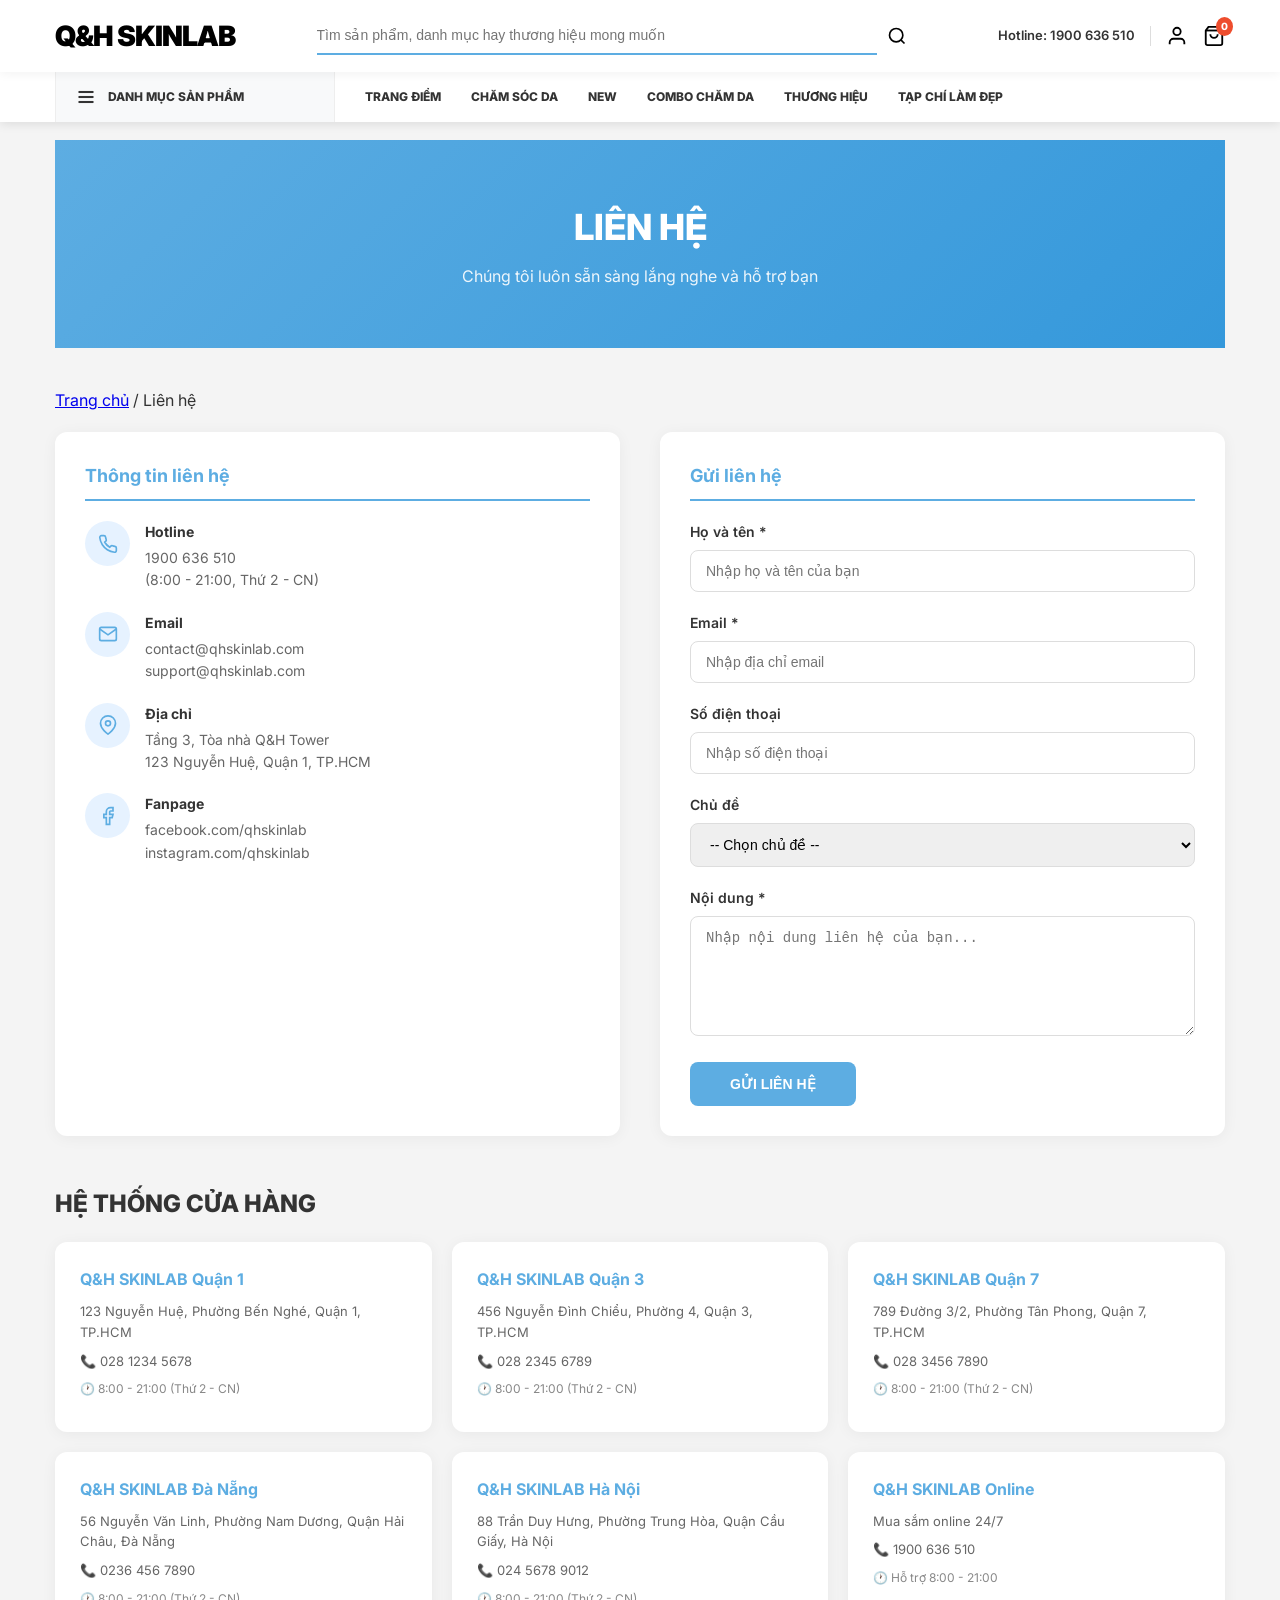
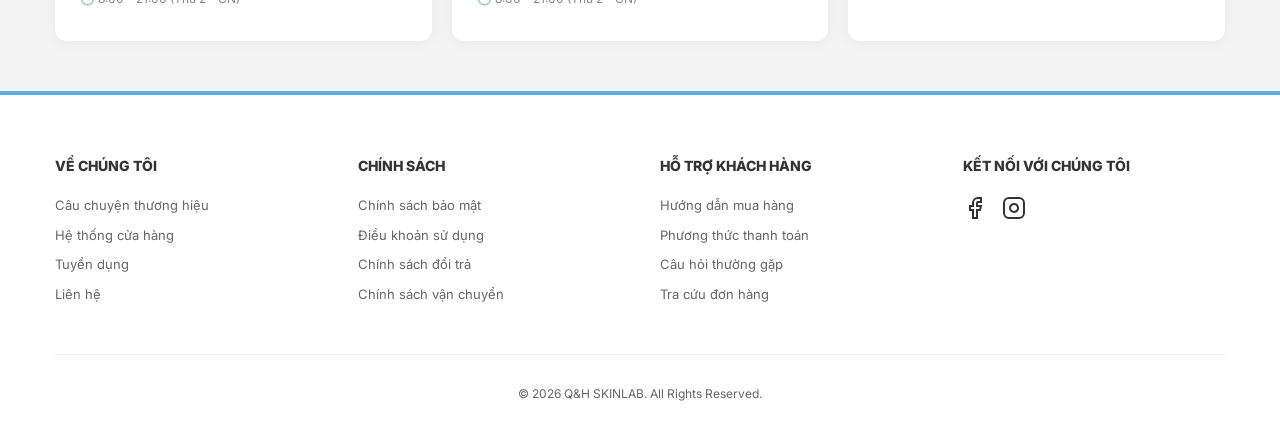
<file: contact.html>
<!DOCTYPE html>
<html lang="vi">
<head>
    <meta charset="UTF-8">
    <meta name="viewport" content="width=device-width, initial-scale=1.0">
    <title>Liên hệ - Q&H SKINLAB</title>
    <link rel="stylesheet" href="style.css">
    <style>
        .page-banner {
            background: linear-gradient(135deg, #5dade2 0%, #3498db 100%);
            color: white;
            padding: 60px 0;
            text-align: center;
            margin-bottom: 40px;
        }
        .page-banner h1 {
            font-size: 36px;
            font-weight: 800;
            margin-bottom: 10px;
        }
        .page-banner p {
            font-size: 16px;
            opacity: 0.9;
        }
        .contact-grid {
            display: grid;
            grid-template-columns: 1fr 1fr;
            gap: 40px;
            margin-bottom: 50px;
        }
        .contact-info-card {
            background: white;
            padding: 30px;
            border-radius: 12px;
            box-shadow: 0 2px 15px rgba(0,0,0,0.05);
        }
        .contact-info-card h3 {
            font-size: 18px;
            font-weight: 700;
            margin-bottom: 20px;
            color: var(--primary);
            border-bottom: 2px solid var(--primary);
            padding-bottom: 10px;
        }
        .info-item {
            display: flex;
            align-items: flex-start;
            gap: 15px;
            margin-bottom: 20px;
        }
        .info-icon {
            width: 45px;
            height: 45px;
            background: #e6f2ff;
            border-radius: 50%;
            display: flex;
            align-items: center;
            justify-content: center;
            color: var(--primary);
            flex-shrink: 0;
        }
        .info-content h4 {
            font-size: 14px;
            font-weight: 700;
            margin-bottom: 5px;
        }
        .info-content p {
            font-size: 14px;
            color: #666;
            line-height: 1.6;
        }
        .contact-form-card {
            background: white;
            padding: 30px;
            border-radius: 12px;
            box-shadow: 0 2px 15px rgba(0,0,0,0.05);
        }
        .contact-form-card h3 {
            font-size: 18px;
            font-weight: 700;
            margin-bottom: 20px;
            color: var(--primary);
            border-bottom: 2px solid var(--primary);
            padding-bottom: 10px;
        }
        .form-group {
            margin-bottom: 20px;
        }
        .form-group label {
            display: block;
            font-size: 14px;
            font-weight: 600;
            margin-bottom: 8px;
            color: #333;
        }
        .form-group input,
        .form-group textarea,
        .form-group select {
            width: 100%;
            padding: 12px 15px;
            border: 1px solid #ddd;
            border-radius: 8px;
            font-size: 14px;
            transition: border-color 0.3s;
        }
        .form-group input:focus,
        .form-group textarea:focus,
        .form-group select:focus {
            outline: none;
            border-color: var(--primary);
        }
        .form-group textarea {
            min-height: 120px;
            resize: vertical;
        }
        .btn-submit {
            background: var(--primary);
            color: white;
            border: none;
            padding: 14px 40px;
            border-radius: 8px;
            font-size: 14px;
            font-weight: 700;
            cursor: pointer;
            transition: background 0.3s;
        }
        .btn-submit:hover {
            background: var(--primary-dark);
        }
        .store-list {
            margin-top: 40px;
        }
        .store-list h2 {
            font-size: 24px;
            font-weight: 800;
            margin-bottom: 20px;
            text-transform: uppercase;
        }
        .store-grid {
            display: grid;
            grid-template-columns: repeat(3, 1fr);
            gap: 20px;
        }
        .store-card {
            background: white;
            padding: 25px;
            border-radius: 12px;
            box-shadow: 0 2px 15px rgba(0,0,0,0.05);
            transition: transform 0.3s;
        }
        .store-card:hover {
            transform: translateY(-5px);
        }
        .store-card h4 {
            font-size: 16px;
            font-weight: 700;
            margin-bottom: 10px;
            color: var(--primary);
        }
        .store-card p {
            font-size: 13px;
            color: #666;
            line-height: 1.6;
            margin-bottom: 8px;
        }
        .store-card .store-hours {
            font-size: 12px;
            color: #888;
        }
        @media (max-width: 768px) {
            .contact-grid {
                grid-template-columns: 1fr;
            }
            .store-grid {
                grid-template-columns: 1fr;
            }
        }
    </style>
</head>
<body>
    <!-- HEADER -->
    <div class="sticky-header" id="stickyHeader">
        <header>
            <div class="container header-main">
                <a href="index.html" class="logo">Q&<span>H SKINLAB</span></a>
                <div class="search-container">
                    <input type="text" id="searchInput" placeholder="Tìm sản phẩm, danh mục hay thương hiệu mong muốn">
                    <button class="search-btn">
                        <svg width="20" height="20" viewBox="0 0 24 24" fill="none" stroke="currentColor" stroke-width="2"><circle cx="11" cy="11" r="8"></circle><line x1="21" y1="21" x2="16.65" y2="16.65"></line></svg>
                    </button>
                    <div id="searchResults" class="search-results"></div>
                </div>
                <div class="header-actions">
                    <div class="hotline-info" id="headerHotline">Hotline: 1900 636 510</div>
                    <div class="action-item" id="accountTrigger">
                        <svg width="22" height="22" viewBox="0 0 24 24" fill="none" stroke="currentColor" stroke-width="2"><path d="M20 21v-2a4 4 0 0 0-4-4H8a4 4 0 0 0-4 4v2"></path><circle cx="12" cy="7" r="4"></circle></svg>
                        <span id="userNameDisplay" class="user-name-display"></span>
                    </div>
                    <div class="action-item" id="cartTrigger">
                        <svg width="22" height="22" viewBox="0 0 24 24" fill="none" stroke="currentColor" stroke-width="2"><path d="M6 2L3 6v14a2 2 0 0 0 2 2h14a2 2 0 0 0 2-2V6l-3-4Z"></path><line x1="3" y1="6" x2="21" y2="6"></line><path d="M16 10a4 4 0 0 1-8 0"></path></svg>
                        <span class="cart-badge" id="cartBadge">0</span>
                    </div>
                </div>
            </div>
        </header>
        <div class="nav-wrap">
            <div class="container">
                <ul class="nav-list">
                    <li class="nav-link nav-cat-trigger" style="display: flex; align-items: center; gap: 12px; width: 280px; background: #f8f9fa; padding-left: 15px; position: relative;">
                        <svg width="20" height="20" viewBox="0 0 24 24" fill="none" stroke="currentColor" stroke-width="2.5"><line x1="3" y1="12" x2="21" y2="12"></line><line x1="3" y1="6" x2="21" y2="6"></line><line x1="3" y1="18" x2="21" y2="18"></line></svg>
                        DANH MỤC SẢN PHẨM
                    </li>
                    <li class="nav-link" onclick="location.href='category.html?type=trang-diem'">TRANG ĐIỂM</li>
                    <li class="nav-link" onclick="location.href='category.html?type=skincare'">CHĂM SÓC DA</li>
                    <li class="nav-link" onclick="location.href='category.html?type=new'">NEW</li>
                    <li class="nav-link" onclick="location.href='category.html?type=combo'">COMBO CHĂM DA</li>
                    <li class="nav-link" onclick="location.href='category.html?type=brands'">THƯƠNG HIỆU</li>
                    <li class="nav-link" onclick="location.href='magazine.html'">TẠP CHÍ LÀM ĐẸP</li>
                </ul>
            </div>
        </div>
    </div>

    <main class="container">
        <!-- Page Banner -->
        <div class="page-banner">
            <h1>LIÊN HỆ</h1>
            <p>Chúng tôi luôn sẵn sàng lắng nghe và hỗ trợ bạn</p>
        </div>

        <!-- Breadcrumb -->
        <div class="breadcrumb" style="margin-bottom: 20px;">
            <a href="index.html">Trang chủ</a> / <span>Liên hệ</span>
        </div>

        <!-- Contact Grid -->
        <div class="contact-grid">
            <!-- Contact Info -->
            <div class="contact-info-card">
                <h3>Thông tin liên hệ</h3>
                
                <div class="info-item">
                    <div class="info-icon">
                        <svg width="20" height="20" viewBox="0 0 24 24" fill="none" stroke="currentColor" stroke-width="2"><path d="M22 16.92v3a2 2 0 0 1-2.18 2 19.79 19.79 0 0 1-8.63-3.07 19.5 19.5 0 0 1-6-6 19.79 19.79 0 0 1-3.07-8.67A2 2 0 0 1 4.11 2h3a2 2 0 0 1 2 1.72 12.84 12.84 0 0 0 .7 2.81 2 2 0 0 1-.45 2.11L8.09 9.91a16 16 0 0 0 6 6l1.27-1.27a2 2 0 0 1 2.11-.45 12.84 12.84 0 0 0 2.81.7A2 2 0 0 1 22 16.92z"></path></svg>
                    </div>
                    <div class="info-content">
                        <h4>Hotline</h4>
                        <p>1900 636 510<br>(8:00 - 21:00, Thứ 2 - CN)</p>
                    </div>
                </div>

                <div class="info-item">
                    <div class="info-icon">
                        <svg width="20" height="20" viewBox="0 0 24 24" fill="none" stroke="currentColor" stroke-width="2"><path d="M4 4h16c1.1 0 2 .9 2 2v12c0 1.1-.9 2-2 2H4c-1.1 0-2-.9-2-2V6c0-1.1.9-2 2-2z"></path><polyline points="22,6 12,13 2,6"></polyline></svg>
                    </div>
                    <div class="info-content">
                        <h4>Email</h4>
                        <p>contact@qhskinlab.com<br>support@qhskinlab.com</p>
                    </div>
                </div>

                <div class="info-item">
                    <div class="info-icon">
                        <svg width="20" height="20" viewBox="0 0 24 24" fill="none" stroke="currentColor" stroke-width="2"><path d="M21 10c0 7-9 13-9 13s-9-6-9-13a9 9 0 0 1 18 0z"></path><circle cx="12" cy="10" r="3"></circle></svg>
                    </div>
                    <div class="info-content">
                        <h4>Địa chỉ</h4>
                        <p>Tầng 3, Tòa nhà Q&H Tower<br>123 Nguyễn Huệ, Quận 1, TP.HCM</p>
                    </div>
                </div>

                <div class="info-item">
                    <div class="info-icon">
                        <svg width="20" height="20" viewBox="0 0 24 24" fill="none" stroke="currentColor" stroke-width="2"><path d="M18 2h-3a5 5 0 0 0-5 5v3H7v4h3v8h4v-8h3l1-4h-4V7a1 1 0 0 1 1-1h3z"></path></svg>
                    </div>
                    <div class="info-content">
                        <h4>Fanpage</h4>
                        <p>facebook.com/qhskinlab<br>instagram.com/qhskinlab</p>
                    </div>
                </div>
            </div>

            <!-- Contact Form -->
            <div class="contact-form-card">
                <h3>Gửi liên hệ</h3>
                <form id="contactForm">
                    <div class="form-group">
                        <label>Họ và tên *</label>
                        <input type="text" placeholder="Nhập họ và tên của bạn" required>
                    </div>
                    <div class="form-group">
                        <label>Email *</label>
                        <input type="email" placeholder="Nhập địa chỉ email" required>
                    </div>
                    <div class="form-group">
                        <label>Số điện thoại</label>
                        <input type="tel" placeholder="Nhập số điện thoại">
                    </div>
                    <div class="form-group">
                        <label>Chủ đề</label>
                        <select>
                            <option value="">-- Chọn chủ đề --</option>
                            <option value="order">Tư vấn đơn hàng</option>
                            <option value="product">Tư vấn sản phẩm</option>
                            <option value="return">Đổi/Trả hàng</option>
                            <option value="cooperation">Hợp tác kinh doanh</option>
                            <option value="other">Khác</option>
                        </select>
                    </div>
                    <div class="form-group">
                        <label>Nội dung *</label>
                        <textarea placeholder="Nhập nội dung liên hệ của bạn..." required></textarea>
                    </div>
                    <button type="submit" class="btn-submit">GỬI LIÊN HỆ</button>
                </form>
            </div>
        </div>

        <!-- Store List -->
        <div class="store-list">
            <h2>Hệ thống cửa hàng</h2>
            <div class="store-grid">
                <div class="store-card">
                    <h4>Q&H SKINLAB Quận 1</h4>
                    <p>123 Nguyễn Huệ, Phường Bến Nghé, Quận 1, TP.HCM</p>
                    <p>📞 028 1234 5678</p>
                    <p class="store-hours">🕐 8:00 - 21:00 (Thứ 2 - CN)</p>
                </div>
                <div class="store-card">
                    <h4>Q&H SKINLAB Quận 3</h4>
                    <p>456 Nguyễn Đình Chiểu, Phường 4, Quận 3, TP.HCM</p>
                    <p>📞 028 2345 6789</p>
                    <p class="store-hours">🕐 8:00 - 21:00 (Thứ 2 - CN)</p>
                </div>
                <div class="store-card">
                    <h4>Q&H SKINLAB Quận 7</h4>
                    <p>789 Đường 3/2, Phường Tân Phong, Quận 7, TP.HCM</p>
                    <p>📞 028 3456 7890</p>
                    <p class="store-hours">🕐 8:00 - 21:00 (Thứ 2 - CN)</p>
                </div>
                <div class="store-card">
                    <h4>Q&H SKINLAB Đà Nẵng</h4>
                    <p>56 Nguyễn Văn Linh, Phường Nam Dương, Quận Hải Châu, Đà Nẵng</p>
                    <p>📞 0236 456 7890</p>
                    <p class="store-hours">🕐 8:00 - 21:00 (Thứ 2 - CN)</p>
                </div>
                <div class="store-card">
                    <h4>Q&H SKINLAB Hà Nội</h4>
                    <p>88 Trần Duy Hưng, Phường Trung Hòa, Quận Cầu Giấy, Hà Nội</p>
                    <p>📞 024 5678 9012</p>
                    <p class="store-hours">🕐 8:00 - 21:00 (Thứ 2 - CN)</p>
                </div>
                <div class="store-card">
                    <h4>Q&H SKINLAB Online</h4>
                    <p>Mua sắm online 24/7</p>
                    <p>📞 1900 636 510</p>
                    <p class="store-hours">🕐 Hỗ trợ 8:00 - 21:00</p>
                </div>
            </div>
        </div>
    </main>

    <!-- FOOTER -->
    <footer>
        <div class="container">
            <div class="footer-grid">
                <div class="footer-col">
                    <h4>Về chúng tôi</h4>
                    <ul class="footer-links">
                        <li><a href="about.html">Câu chuyện thương hiệu</a></li>
                        <li><a href="about.html">Hệ thống cửa hàng</a></li>
                        <li><a href="about.html">Tuyển dụng</a></li>
                        <li><a href="contact.html">Liên hệ</a></li>
                    </ul>
                </div>
                <div class="footer-col">
                    <h4>Chính sách</h4>
                    <ul class="footer-links">
                        <li><a href="policy.html">Chính sách bảo mật</a></li>
                        <li><a href="policy.html">Điều khoản sử dụng</a></li>
                        <li><a href="policy.html">Chính sách đổi trả</a></li>
                        <li><a href="policy.html">Chính sách vận chuyển</a></li>
                    </ul>
                </div>
                <div class="footer-col">
                    <h4>Hỗ trợ khách hàng</h4>
                    <ul class="footer-links">
                        <li><a href="support.html">Hướng dẫn mua hàng</a></li>
                        <li><a href="support.html">Phương thức thanh toán</a></li>
                        <li><a href="support.html">Câu hỏi thường gặp</a></li>
                        <li><a href="support.html">Tra cứu đơn hàng</a></li>
                    </ul>
                </div>
                <div class="footer-col">
                    <h4>Kết nối với chúng tôi</h4>
                    <div style="display: flex; gap: 15px; margin-top: 10px;">
                        <svg width="24" height="24" viewBox="0 0 24 24" fill="none" stroke="currentColor" stroke-width="2"><path d="M18 2h-3a5 5 0 0 0-5 5v3H7v4h3v8h4v-8h3l1-4h-4V7a1 1 0 0 1 1-1h3z"></path></svg>
                        <svg width="24" height="24" viewBox="0 0 24 24" fill="none" stroke="currentColor" stroke-width="2"><rect x="2" y="2" width="20" height="20" rx="5" ry="5"></rect><path d="M16 11.37A4 4 0 1 1 12.63 8 4 4 0 0 1 16 11.37z"></path><line x1="17.5" y1="6.5" x2="17.51" y2="6.5"></line></svg>
                    </div>
                </div>
            </div>
            <div class="footer-bottom">
                &copy; 2026 Q&H SKINLAB. All Rights Reserved.
            </div>
        </div>
    </footer>

    <div class="toast-container" id="toastContainer"></div>
    <script src="script.js"></script>
    <script>
        document.getElementById('contactForm').addEventListener('submit', function(e) {
            e.preventDefault();
            showToast('Cảm ơn bạn đã liên hệ! Chúng tôi sẽ phản hồi trong 24h.');
            this.reset();
        });
    </script>
</body>
</html>
</file>
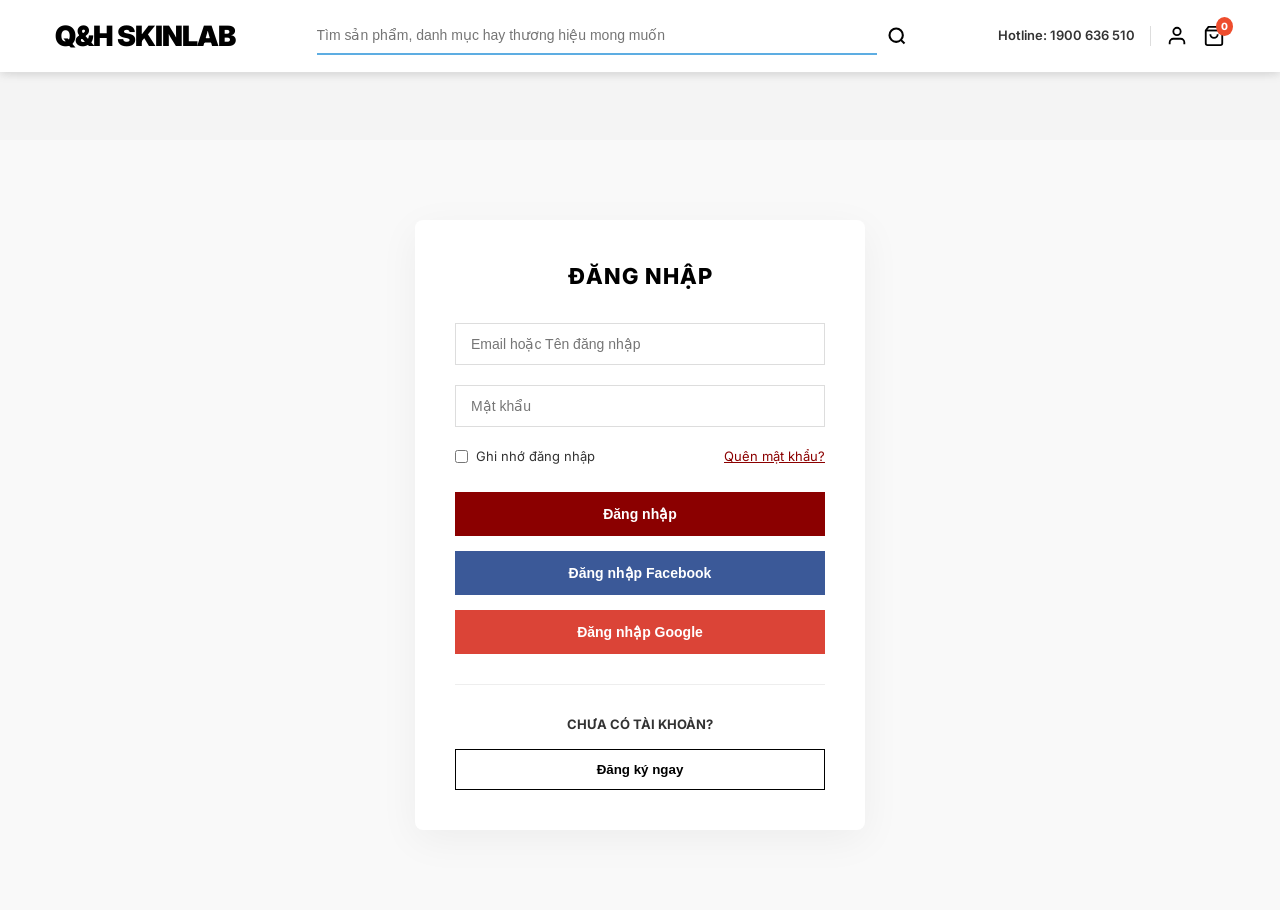
<file: login.html>
<!DOCTYPE html>
<html lang="vi">
<head>
    <meta charset="UTF-8">
    <meta name="viewport" content="width=device-width, initial-scale=1.0">
    <title>Đăng nhập & Đăng ký - Q&H SKINLAB</title>
    <link rel="stylesheet" href="./style.css">
    <style>
        .login-page-container {
            display: flex;
            justify-content: center;
            padding: 80px 0;
            background: #f9f9f9;
            min-height: 80vh;
        }
        .login-box {
            background: white;
            width: 100%;
            max-width: 450px;
            padding: 40px;
            border-radius: 8px;
            box-shadow: 0 10px 40px rgba(0,0,0,0.05);
        }
        .login-box h2 {
            text-align: center;
            font-size: 22px;
            font-weight: 800;
            margin-bottom: 30px;
            text-transform: uppercase;
            letter-spacing: 1px;
            color: var(--black);
        }
    </style>
</head>
<body>
    <!-- HEADER (Đã đồng bộ) -->
    <div class="sticky-header" id="stickyHeader">
        <header>
            <div class="container header-main">
                <a href="index.html" class="logo">Q&<span>H SKINLAB</span></a>
                <div class="search-container">
                    <input type="text" id="searchInput" placeholder="Tìm sản phẩm, danh mục hay thương hiệu mong muốn">
                    <button class="search-btn">
                        <svg width="20" height="20" viewBox="0 0 24 24" fill="none" stroke="currentColor" stroke-width="2.5"><circle cx="11" cy="11" r="8"></circle><line x1="21" y1="21" x2="16.65" y2="16.65"></line></svg>
                    </button>
                    <div id="searchResults" class="search-results"></div>
                </div>
                <div class="header-actions">
                    <div class="hotline-info" id="headerHotline">Hotline: 1900 636 510</div>
                    <div class="action-item" id="accountTrigger">
                        <svg width="22" height="22" viewBox="0 0 24 24" fill="none" stroke="currentColor" stroke-width="2"><path d="M20 21v-2a4 4 0 0 0-4-4H8a4 4 0 0 0-4 4v2"></path><circle cx="12" cy="7" r="4"></circle></svg>
                        <span id="userNameDisplay" class="user-name-display"></span>
                    </div>
                    <div class="action-item" id="cartTrigger">
                        <svg width="22" height="22" viewBox="0 0 24 24" fill="none" stroke="currentColor" stroke-width="2"><path d="M6 2L3 6v14a2 2 0 0 0 2 2h14a2 2 0 0 0 2-2V6l-3-4Z"></path><line x1="3" y1="6" x2="21" y2="6"></line><path d="M16 10a4 4 0 0 1-8 0"></path></svg>
                        <span class="cart-badge" id="cartBadge">0</span>
                    </div>
                </div>
            </div>
        </header>
    </div>

    <main class="login-page-container">
        <div class="login-box">
            <div id="loginView">
                <h2>Đăng nhập</h2>
                <form class="login-form" id="loginForm">
                    <input type="text" placeholder="Email hoặc Tên đăng nhập" required>
                    <input type="password" placeholder="Mật khẩu" required>
                    <div class="login-options">
                        <label style="display: flex; align-items: center; gap: 8px; cursor: pointer;">
                            <input type="checkbox"> Ghi nhớ đăng nhập
                        </label>
                        <a href="#">Quên mật khẩu?</a>
                    </div>
                    <button type="submit" class="btn-login">Đăng nhập</button>
                    <button type="button" class="btn-social btn-facebook">Đăng nhập Facebook</button>
                    <button type="button" class="btn-social btn-google">Đăng nhập Google</button>
                    <div class="register-section">
                        <p>Chưa có tài khoản?</p>
                        <button type="button" class="btn-register" id="toRegister">Đăng ký ngay</button>
                    </div>
                </form>
            </div>

            <div id="registerView" style="display: none;">
                <h2>Đăng ký tài khoản</h2>
                <form class="login-form" id="registerForm">
                    <input type="text" placeholder="Họ và tên" required>
                    <input type="email" placeholder="Email" required>
                    <input type="password" placeholder="Mật khẩu" required>
                    <input type="password" placeholder="Nhập lại mật khẩu" required>
                    <button type="submit" class="btn-login">Đăng ký</button>
                    <div class="register-section">
                        <p>Đã có tài khoản?</p>
                        <button type="button" class="btn-register" id="toLogin">Đăng nhập</button>
                    </div>
                </form>
            </div>
        </div>
    </main>

    <div class="toast-container" id="toastContainer"></div>
    <script src="./script.js"></script>
    <script>
        document.addEventListener('DOMContentLoaded', () => {
            // Nếu đã login thì chuyển sang index.html
            if (localStorage.getItem('qh_isLoggedIn') === 'true') {
                window.location.href = 'index.html';
            }
        });
    </script>
</body>
</html>
</file>
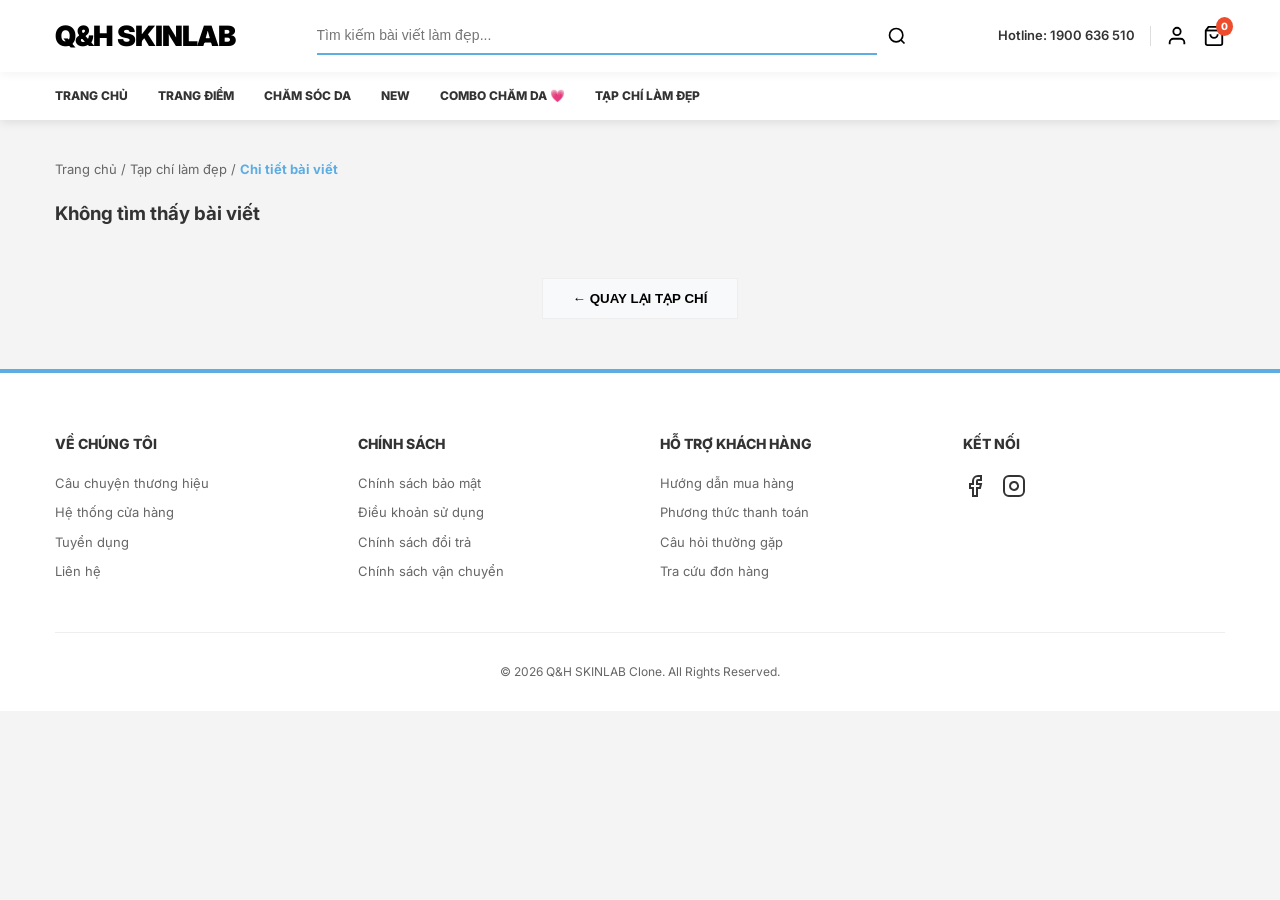
<file: magazine-detail.html>
<!DOCTYPE html>
<html lang="vi">
<head>
    <meta charset="UTF-8">
    <meta name="viewport" content="width=device-width, initial-scale=1.0">
    <title>Chi tiết bài viết | BeautyShop</title>
    <link rel="stylesheet" href="./style.css">
</head>
<body>

    <!-- STICKY HEADER WRAPPER -->
    <div class="sticky-header" id="stickyHeader">
        <!-- HEADER -->
        <header>
            <div class="container header-main">
                <a href="index.html" class="logo">Q&<span>H SKINLAB</span></a>
                
                <div class="search-container">
                    <input type="text" id="searchInput" placeholder="Tìm kiếm bài viết làm đẹp...">
                    <button class="search-btn">
                        <svg width="20" height="20" viewBox="0 0 24 24" fill="none" stroke="currentColor" stroke-width="2"><circle cx="11" cy="11" r="8"></circle><line x1="21" y1="21" x2="16.65" y2="16.65"></line></svg>
                    </button>
                    <div id="searchResults" class="search-results"></div>
                </div>

                <div class="header-actions">
                    <div class="hotline-info">Hotline: 1900 636 510</div>
                    <div class="action-item" id="accountTrigger">
                        <svg width="22" height="22" viewBox="0 0 24 24" fill="none" stroke="currentColor" stroke-width="2"><path d="M20 21v-2a4 4 0 0 0-4-4H8a4 4 0 0 0-4 4v2"></path><circle cx="12" cy="7" r="4"></circle></svg>
                        <span id="userNameDisplay" class="user-name-display"></span>
                    </div>
                    <div class="action-item" id="cartTrigger">
                        <svg width="22" height="22" viewBox="0 0 24 24" fill="none" stroke="currentColor" stroke-width="2"><path d="M6 2L3 6v14a2 2 0 0 0 2 2h14a2 2 0 0 0 2-2V6l-3-4Z"></path><line x1="3" y1="6" x2="21" y2="6"></line><path d="M16 10a4 4 0 0 1-8 0"></path></svg>
                        <span class="cart-badge" id="cartBadge">0</span>
                    </div>
                </div>
            </div>
        </header>

        <!-- NAVIGATION -->
        <div class="nav-wrap">
            <div class="container">
                <ul class="nav-list">
                    <li class="nav-link" onclick="location.href='index.html'">TRANG CHỦ</li>
                    <li class="nav-link" onclick="location.href='category.html?type=makeup'">TRANG ĐIỂM</li>
                    <li class="nav-link" onclick="location.href='category.html?type=skincare'">CHĂM SÓC DA</li>
                    <li class="nav-link" onclick="location.href='category.html?type=new'">NEW</li>
                    <li class="nav-link" onclick="location.href='category.html?type=combo'">COMBO CHĂM DA 💗</li>
                    <li class="nav-link" onclick="location.href='magazine.html'">TẠP CHÍ LÀM ĐẸP</li>
                </ul>
            </div>
        </div>
    </div>

    <main class="container">
        <div class="breadcrumb" style="margin: 20px 0; font-size: 13px; color: #666;">
            <a href="index.html" style="color: inherit; text-decoration: none;">Trang chủ</a> / 
            <a href="magazine.html" style="color: inherit; text-decoration: none;">Tạp chí làm đẹp</a> / 
            <span id="breadcrumbPostTitle" style="color: var(--primary); font-weight: 700;">Chi tiết bài viết</span>
        </div>

        <div class="magazine-detail-wrap" id="magazineDetailContent">
            <div class="mag-detail-header">
                <span class="mag-detail-category" id="magDetailCategory">CHUYÊN MỤC</span>
                <h1 class="mag-detail-title" id="magDetailTitle">Tiêu đề bài viết</h1>
                <div class="mag-detail-meta">
                    Ngày đăng: <span id="magDetailDate">01/01/2026</span> | Tác giả: Q&H SKINLAB
                </div>
            </div>

            <img src="" alt="Thumbnail" class="mag-detail-thumbnail" id="magDetailThumbnail" referrerPolicy="no-referrer">

            <div class="mag-detail-body" id="magDetailBody">
                <!-- JS Render -->
            </div>
        </div>

        <div style="margin-top: 50px; text-align: center; margin-bottom: 50px;">
            <button onclick="location.href='magazine.html'" style="padding: 12px 30px; background: #f8f9fa; border: 1px solid var(--border); font-weight: 700; cursor: pointer;">&larr; QUAY LẠI TẠP CHÍ</button>
        </div>
    </main>

    <!-- FOOTER -->
    <footer>
        <div class="container">
            <div class="footer-grid">
                <div class="footer-col">
                    <h4>Về chúng tôi</h4>
                    <ul class="footer-links">
                        <li><a href="about.html">Câu chuyện thương hiệu</a></li>
                        <li><a href="about.html">Hệ thống cửa hàng</a></li>
                        <li><a href="about.html">Tuyển dụng</a></li>
                        <li><a href="contact.html">Liên hệ</a></li>
                    </ul>
                </div>
                <div class="footer-col">
                    <h4>Chính sách</h4>
                    <ul class="footer-links">
                        <li><a href="policy.html">Chính sách bảo mật</a></li>
                        <li><a href="policy.html">Điều khoản sử dụng</a></li>
                        <li><a href="policy.html">Chính sách đổi trả</a></li>
                        <li><a href="policy.html">Chính sách vận chuyển</a></li>
                    </ul>
                </div>
                <div class="footer-col">
                    <h4>Hỗ trợ khách hàng</h4>
                    <ul class="footer-links">
                        <li><a href="support.html">Hướng dẫn mua hàng</a></li>
                        <li><a href="support.html">Phương thức thanh toán</a></li>
                        <li><a href="support.html">Câu hỏi thường gặp</a></li>
                        <li><a href="support.html">Tra cứu đơn hàng</a></li>
                    </ul>
                </div>
                <div class="footer-col">
                    <h4>Kết nối</h4>
                    <div style="display: flex; gap: 15px; margin-top: 10px;">
                        <svg width="24" height="24" viewBox="0 0 24 24" fill="none" stroke="currentColor" stroke-width="2"><path d="M18 2h-3a5 5 0 0 0-5 5v3H7v4h3v8h4v-8h3l1-4h-4V7a1 1 0 0 1 1-1h3z"></path></svg>
                        <svg width="24" height="24" viewBox="0 0 24 24" fill="none" stroke="currentColor" stroke-width="2"><rect x="2" y="2" width="20" height="20" rx="5" ry="5"></rect><path d="M16 11.37A4 4 0 1 1 12.63 8 4 4 0 0 1 16 11.37z"></path><line x1="17.5" y1="6.5" x2="17.51" y2="6.5"></line></svg>
                    </div>
                </div>
            </div>
            <div class="footer-bottom">
                &copy; 2026 Q&H SKINLAB Clone. All Rights Reserved.
            </div>
        </div>
    </footer>

    <script src="./script.js"></script>
</body>
</html>
</file>
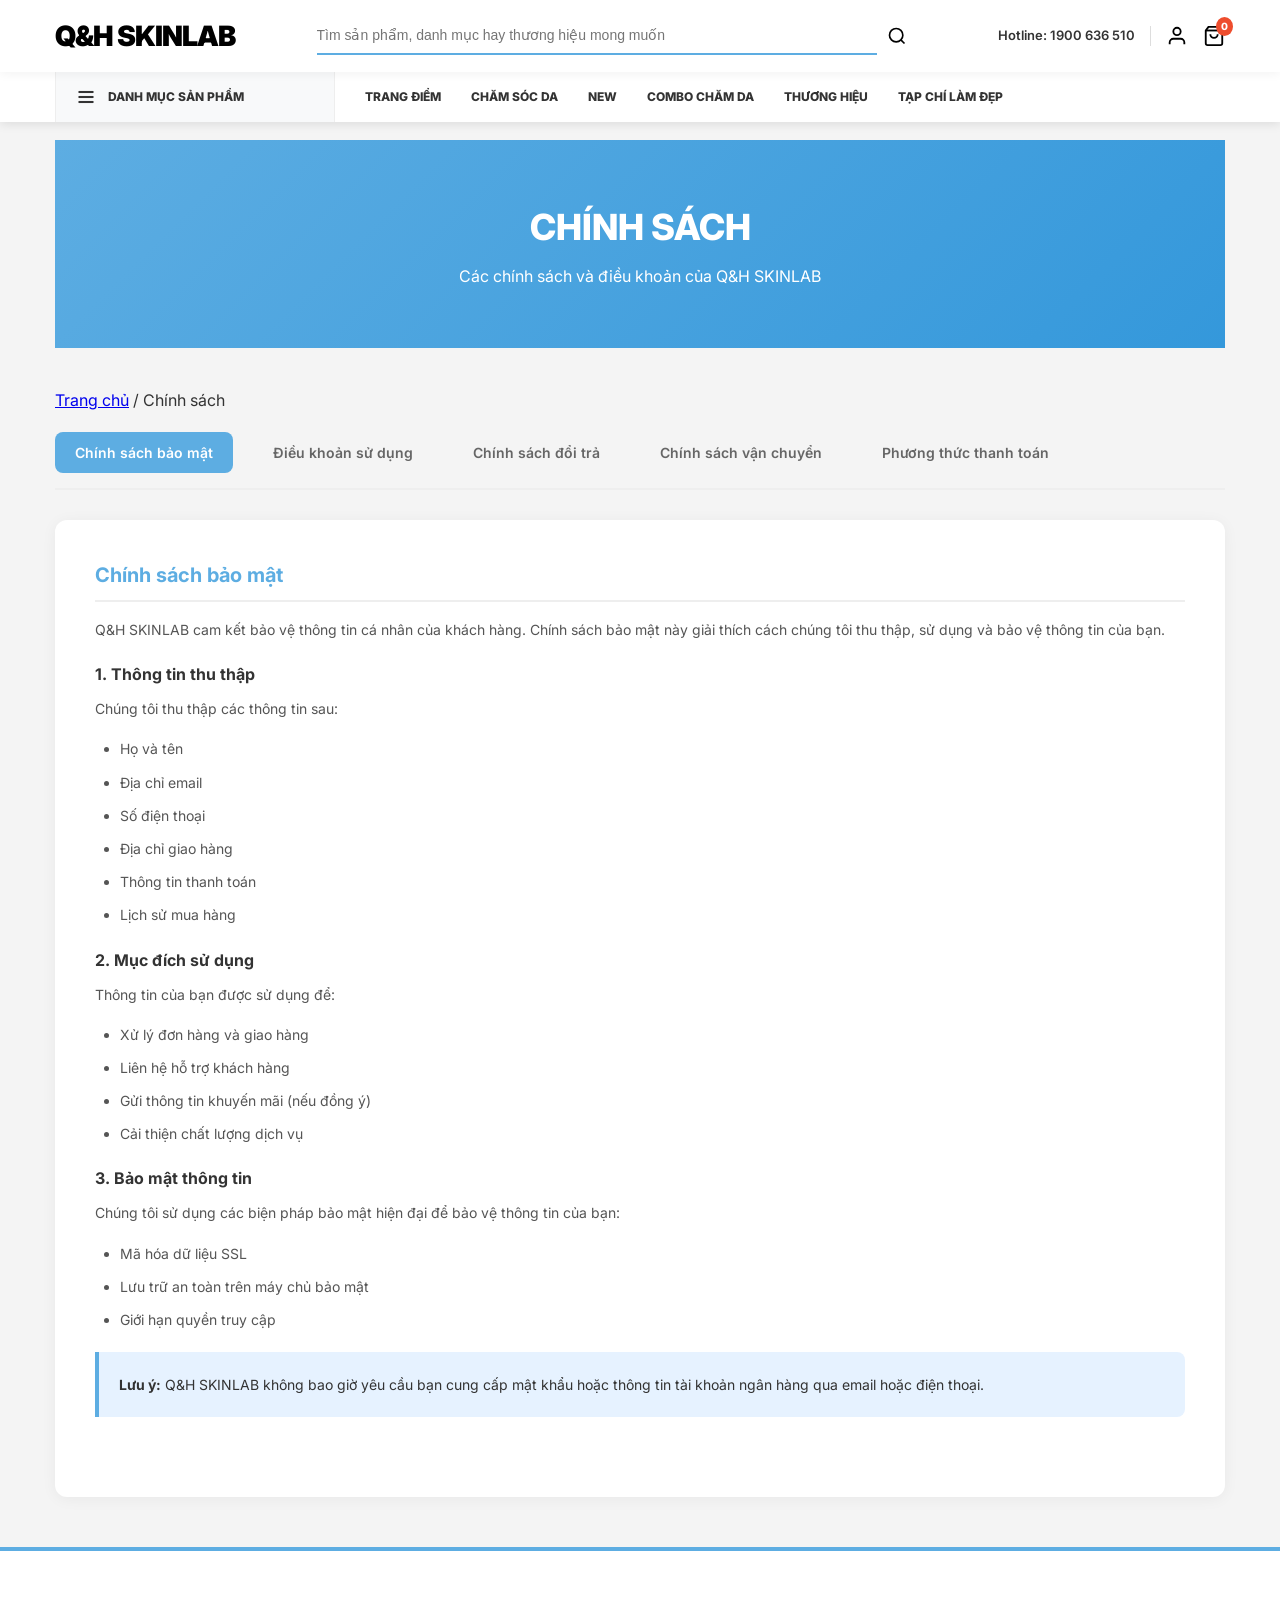
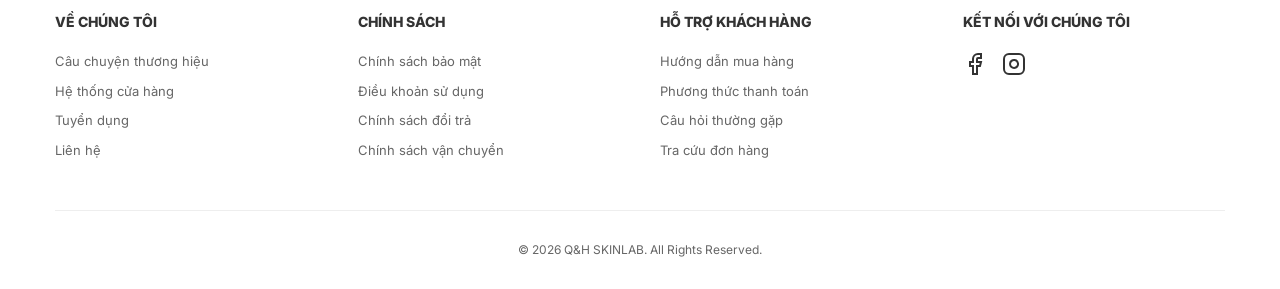
<file: policy.html>
<!DOCTYPE html>
<html lang="vi">
<head>
    <meta charset="UTF-8">
    <meta name="viewport" content="width=device-width, initial-scale=1.0">
    <title>Chính sách - Q&H SKINLAB</title>
    <link rel="stylesheet" href="./style.css">
    <style>
        .page-banner {
            background: linear-gradient(135deg, #5dade2 0%, #3498db 100%);
            color: white;
            padding: 60px 0;
            text-align: center;
            margin-bottom: 40px;
        }
        .page-banner h1 {
            font-size: 36px;
            font-weight: 800;
            margin-bottom: 10px;
        }
        .policy-nav {
            display: flex;
            gap: 20px;
            margin-bottom: 30px;
            border-bottom: 2px solid #eee;
            padding-bottom: 15px;
            flex-wrap: wrap;
        }
        .policy-nav-item {
            padding: 10px 20px;
            font-size: 14px;
            font-weight: 600;
            color: #666;
            cursor: pointer;
            border-radius: 8px;
            transition: all 0.3s;
        }
        .policy-nav-item:hover,
        .policy-nav-item.active {
            background: var(--primary);
            color: white;
        }
        .policy-content {
            background: white;
            padding: 40px;
            border-radius: 12px;
            box-shadow: 0 2px 15px rgba(0,0,0,0.05);
            margin-bottom: 30px;
        }
        .policy-section {
            margin-bottom: 40px;
        }
        .policy-section:last-child {
            margin-bottom: 0;
        }
        .policy-section h2 {
            font-size: 20px;
            font-weight: 700;
            color: var(--primary);
            margin-bottom: 15px;
            padding-bottom: 10px;
            border-bottom: 2px solid #eee;
        }
        .policy-section h3 {
            font-size: 16px;
            font-weight: 700;
            color: #333;
            margin: 20px 0 10px 0;
        }
        .policy-section p {
            font-size: 14px;
            line-height: 1.8;
            color: #555;
            margin-bottom: 15px;
        }
        .policy-section ul {
            margin-left: 25px;
            margin-bottom: 15px;
        }
        .policy-section li {
            font-size: 14px;
            line-height: 1.8;
            color: #555;
            margin-bottom: 8px;
        }
        .highlight-box {
            background: #e6f2ff;
            border-left: 4px solid var(--primary);
            padding: 20px;
            margin: 20px 0;
            border-radius: 0 8px 8px 0;
        }
        .highlight-box p {
            margin-bottom: 0;
            color: #333;
        }
        .timeline {
            position: relative;
            padding-left: 30px;
        }
        .timeline::before {
            content: '';
            position: absolute;
            left: 0;
            top: 0;
            bottom: 0;
            width: 3px;
            background: #eee;
        }
        .timeline-item {
            position: relative;
            margin-bottom: 25px;
        }
        .timeline-item::before {
            content: '';
            position: absolute;
            left: -34px;
            top: 5px;
            width: 12px;
            height: 12px;
            background: var(--primary);
            border-radius: 50%;
        }
        .timeline-item h4 {
            font-size: 15px;
            font-weight: 700;
            margin-bottom: 5px;
            color: #333;
        }
        .timeline-item p {
            margin-bottom: 0;
        }
        .note-box {
            background: #fff5f5;
            border: 1px solid #fee;
            padding: 15px;
            border-radius: 8px;
            margin: 15px 0;
        }
        .note-box strong {
            color: #e74c3c;
        }
    </style>
</head>
<body>
    <!-- HEADER -->
    <div class="sticky-header" id="stickyHeader">
        <header>
            <div class="container header-main">
                <a href="index.html" class="logo">Q&<span>H SKINLAB</span></a>
                <div class="search-container">
                    <input type="text" id="searchInput" placeholder="Tìm sản phẩm, danh mục hay thương hiệu mong muốn">
                    <button class="search-btn">
                        <svg width="20" height="20" viewBox="0 0 24 24" fill="none" stroke="currentColor" stroke-width="2"><circle cx="11" cy="11" r="8"></circle><line x1="21" y1="21" x2="16.65" y2="16.65"></line></svg>
                    </button>
                    <div id="searchResults" class="search-results"></div>
                </div>
                <div class="header-actions">
                    <div class="hotline-info" id="headerHotline">Hotline: 1900 636 510</div>
                    <div class="action-item" id="accountTrigger">
                        <svg width="22" height="22" viewBox="0 0 24 24" fill="none" stroke="currentColor" stroke-width="2"><path d="M20 21v-2a4 4 0 0 0-4-4H8a4 4 0 0 0-4 4v2"></path><circle cx="12" cy="7" r="4"></circle></svg>
                        <span id="userNameDisplay" class="user-name-display"></span>
                    </div>
                    <div class="action-item" id="cartTrigger">
                        <svg width="22" height="22" viewBox="0 0 24 24" fill="none" stroke="currentColor" stroke-width="2"><path d="M6 2L3 6v14a2 2 0 0 0 2 2h14a2 2 0 0 0 2-2V6l-3-4Z"></path><line x1="3" y1="6" x2="21" y2="6"></line><path d="M16 10a4 4 0 0 1-8 0"></path></svg>
                        <span class="cart-badge" id="cartBadge">0</span>
                    </div>
                </div>
            </div>
        </header>
        <div class="nav-wrap">
            <div class="container">
                <ul class="nav-list">
                    <li class="nav-link nav-cat-trigger" style="display: flex; align-items: center; gap: 12px; width: 280px; background: #f8f9fa; padding-left: 15px; position: relative;">
                        <svg width="20" height="20" viewBox="0 0 24 24" fill="none" stroke="currentColor" stroke-width="2.5"><line x1="3" y1="12" x2="21" y2="12"></line><line x1="3" y1="6" x2="21" y2="6"></line><line x1="3" y1="18" x2="21" y2="18"></line></svg>
                        DANH MỤC SẢN PHẨM
                    </li>
                    <li class="nav-link" onclick="location.href='category.html?type=trang-diem'">TRANG ĐIỂM</li>
                    <li class="nav-link" onclick="location.href='category.html?type=skincare'">CHĂM SÓC DA</li>
                    <li class="nav-link" onclick="location.href='category.html?type=new'">NEW</li>
                    <li class="nav-link" onclick="location.href='category.html?type=combo'">COMBO CHĂM DA</li>
                    <li class="nav-link" onclick="location.href='category.html?type=brands'">THƯƠNG HIỆU</li>
                    <li class="nav-link" onclick="location.href='magazine.html'">TẠP CHÍ LÀM ĐẸP</li>
                </ul>
            </div>
        </div>
    </div>

    <main class="container">
        <!-- Page Banner -->
        <div class="page-banner">
            <h1>CHÍNH SÁCH</h1>
            <p>Các chính sách và điều khoản của Q&H SKINLAB</p>
        </div>

        <!-- Breadcrumb -->
        <div class="breadcrumb" style="margin-bottom: 20px;">
            <a href="index.html">Trang chủ</a> / <span>Chính sách</span>
        </div>

        <!-- Policy Navigation -->
        <div class="policy-nav">
            <div class="policy-nav-item active" onclick="showPolicy('privacy')">Chính sách bảo mật</div>
            <div class="policy-nav-item" onclick="showPolicy('terms')">Điều khoản sử dụng</div>
            <div class="policy-nav-item" onclick="showPolicy('return')">Chính sách đổi trả</div>
            <div class="policy-nav-item" onclick="showPolicy('shipping')">Chính sách vận chuyển</div>
            <div class="policy-nav-item" onclick="showPolicy('payment')">Phương thức thanh toán</div>
        </div>

        <!-- Policy Content -->
        <div class="policy-content">
            <!-- Chính sách bảo mật -->
            <div id="policy-privacy" class="policy-section">
                <h2>Chính sách bảo mật</h2>
                
                <p>Q&H SKINLAB cam kết bảo vệ thông tin cá nhân của khách hàng. Chính sách bảo mật này giải thích cách chúng tôi thu thập, sử dụng và bảo vệ thông tin của bạn.</p>
                
                <h3>1. Thông tin thu thập</h3>
                <p>Chúng tôi thu thập các thông tin sau:</p>
                <ul>
                    <li>Họ và tên</li>
                    <li>Địa chỉ email</li>
                    <li>Số điện thoại</li>
                    <li>Địa chỉ giao hàng</li>
                    <li>Thông tin thanh toán</li>
                    <li>Lịch sử mua hàng</li>
                </ul>

                <h3>2. Mục đích sử dụng</h3>
                <p>Thông tin của bạn được sử dụng để:</p>
                <ul>
                    <li>Xử lý đơn hàng và giao hàng</li>
                    <li>Liên hệ hỗ trợ khách hàng</li>
                    <li>Gửi thông tin khuyến mãi (nếu đồng ý)</li>
                    <li>Cải thiện chất lượng dịch vụ</li>
                </ul>

                <h3>3. Bảo mật thông tin</h3>
                <p>Chúng tôi sử dụng các biện pháp bảo mật hiện đại để bảo vệ thông tin của bạn:</p>
                <ul>
                    <li>Mã hóa dữ liệu SSL</li>
                    <li>Lưu trữ an toàn trên máy chủ bảo mật</li>
                    <li>Giới hạn quyền truy cập</li>
                </ul>

                <div class="highlight-box">
                    <p><strong>Lưu ý:</strong> Q&H SKINLAB không bao giờ yêu cầu bạn cung cấp mật khẩu hoặc thông tin tài khoản ngân hàng qua email hoặc điện thoại.</p>
                </div>
            </div>

            <!-- Điều khoản sử dụng -->
            <div id="policy-terms" class="policy-section" style="display: none;">
                <h2>Điều khoản sử dụng</h2>
                
                <p>Khi sử dụng website Q&H SKINLAB, bạn đồng ý với các điều khoản sau:</p>

                <h3>1. Giới thiệu</h3>
                <p>Q&H SKINLAB là website thương mại điện tử chuyên cung cấp các sản phẩm mỹ phẩm và chăm sóc da. Khi truy cập và mua sắm trên website, bạn đồng ý tuân thủ các điều khoản này.</p>

                <h3>2. Tài khoản người dùng</h3>
                <p>Khi đăng ký tài khoản, bạn cam kết:</p>
                <ul>
                    <li>Cung cấp thông tin chính xác, đầy đủ</li>
                    <li>Bảo mật thông tin đăng nhập</li>
                    <li>Chịu trách nhiệm về mọi hoạt động dưới tài khoản của mình</li>
                    <li>Thông báo ngay cho chúng tôi nếu phát hiện đăng nhập trái phép</li>
                </ul>

                <h3>3. Quyền sở hữu trí tuệ</h3>
                <p>Toàn bộ nội dung trên website Q&H SKINLAB bao gồm văn bản, hình ảnh, logo, thiết kế đều thuộc quyền sở hữu của Q&H SKINLAB hoặc được cấp phép hợp lệ. Nghiêm cấm sao chép, sửa đổi hoặc sử dụng vì mục đích thương mại khi chưa có sự đồng ý.</p>

                <h3>4. Giới hạn trách nhiệm</h3>
                <p>Q&H SKINLAB không chịu trách nhiệm về:</p>
                <ul>
                    <li>Thiệt hại do sử dụng sản phẩm không đúng cách</li>
                    <li>Lỗi kỹ thuật ngoài tầm kiểm soát</li>
                    <li>Sai sót trong thông tin sản phẩm (nếu có)</li>
                </ul>
            </div>

            <!-- Chính sách đổi trả -->
            <div id="policy-return" class="policy-section" style="display: none;">
                <h2>Chính sách đổi trả</h2>

                <div class="highlight-box">
                    <p><strong>Thời gian đổi trả:</strong> Trong vòng <strong>7 ngày</strong> kể từ ngày nhận được sản phẩm.</p>
                </div>

                <h3>1. Điều kiện đổi trả</h3>
                <p>Sản phẩm được chấp nhận đổi trả khi:</p>
                <ul>
                    <li>Sản phẩm còn nguyên vẹn, chưa qua sử dụng</li>
                    <li>Tem, nhãn, hộp đựng còn nguyên vẹn</li>
                    <li>Còn đầy đủ phụ kiện đi kèm (nếu có)</li>
                    <li>Còn hóa đơn mua hàng</li>
                </ul>

                <h3>2. Các trường hợp được đổi trả</h3>
                <ul>
                    <li>Sản phẩm bị lỗi từ nhà sản xuất</li>
                    <li>Giao sai sản phẩm, sai số lượng</li>
                    <li>Sản phẩm không đúng với mô tả trên website</li>
                    <li>Da dị ứng với thành phần sản phẩm (cần có xác nhận từ bác sĩ da liễu)</li>
                </ul>

                <h3>3. Quy trình đổi trả</h3>
                <div class="timeline">
                    <div class="timeline-item">
                        <h4>Bước 1: Liên hệ</h4>
                        <p>Gọi hotline 1900 636 510 hoặc gửi email về contact@qhskinlab.com</p>
                    </div>
                    <div class="timeline-item">
                        <h4>Bước 2: Gửi sản phẩm</h4>
                        <p>Đóng gói sản phẩm và gửi về địa chỉ được cung cấp</p>
                    </div>
                    <div class="timeline-item">
                        <h4>Bước 3: Xác nhận</h4>
                        <p>Chúng tôi kiểm tra và xác nhận đổi/trả trong 1-2 ngày làm việc</p>
                    </div>
                    <div class="timeline-item">
                        <h4>Bước 4: Hoàn tiền/Đổi sản phẩm</h4>
                        <p>Hoàn tiền qua tài khoản hoặc gửi sản phẩm thay thế</p>
                    </div>
                </div>

                <div class="note-box">
                    <p><strong>Lưu ý:</strong> Phí vận chuyển đổi trả được hoàn lại nếu lỗi thuộc về Q&H SKINLAB hoặc nhà sản xuất.</p>
                </div>

                <h3>4. Sản phẩm không được đổi trả</h3>
                <ul>
                    <li>Sản phẩm đã qua sử dụng</li>
                    <li>Sản phẩm trong danh mục "Không áp dụng đổi trả"</li>
                    <li>Sản phẩm được giảm giá từ 50% trở lên</li>
                    <li>Nước hoa, sản phẩm dạng xịt</li>
                </ul>
            </div>

            <!-- Chính sách vận chuyển -->
            <div id="policy-shipping" class="policy-section" style="display: none;">
                <h2>Chính sách vận chuyển</h2>

                <h3>1. Phạm vi giao hàng</h3>
                <p>Q&H SKINLAB giao hàng toàn quốc với các phương thức:</p>
                <ul>
                    <li><strong>Giao hàng tiêu chuẩn:</strong> 2-5 ngày làm việc</li>
                    <li><strong>Giao hàng nhanh:</strong> 1-2 ngày làm việc</li>
                    <li><strong>Giao hàng hỏa tốc:</strong> Trong ngày (nội thành TP.HCM)</li>
                </ul>

                <h3>2. Phí vận chuyển</h3>
                <div class="highlight-box">
                    <p><strong>Miễn phí vận chuyển</strong> cho đơn hàng từ <strong>500.000đ</strong> trở lên</p>
                </div>
                <ul>
                    <li>Đơn hàng dưới 500.000đ: Phí 25.000đ - 35.000đ (tùy khu vực)</li>
                    <li>Nội thành TP.HCM: 25.000đ</li>
                    <li>Ngoại thành TP.HCM và các tỉnh: 30.000đ - 35.000đ</li>
                    <li>Khu vực hẻo lánh: 45.000đ - 55.000đ</li>
                </ul>

                <h3>3. Thời gian xử lý đơn hàng</h3>
                <p>Đơn hàng được xử lý trong:</p>
                <ul>
                    <li>Thứ 2 - Thứ 6: Trước 15h00 - giao trong ngày hoặc ngày làm việc tiếp theo</li>
                    <li>Thứ 7: Trước 12h00 - giao trong ngày hoặc thứ 2</li>
                    <li>Chủ nhật & Ngày lễ: Đơn hàng sẽ được xử lý vào ngày làm việc tiếp theo</li>
                </ul>

                <h3>4. Kiểm tra khi nhận hàng</h3>
                <p>Khi nhận hàng, vui lòng:</p>
                <ul>
                    <li>Kiểm tra niêm phong, tem nhãn sản phẩm</li>
                    <li>Kiểm tra số lượng sản phẩm</li>
                    <li>Kiểm tra tình trạng hộp đựng</li>
                    <li>Xác nhận đúng sản phẩm đã đặt</li>
                </ul>

                <div class="note-box">
                    <p><strong>Quan trọng:</strong> Nếu phát hiện sai sót hoặc hư hỏng, vui lòng chụp ảnh và liên hệ hotline 1900 636 510 ngay trong ngày nhận hàng.</p>
                </div>
            </div>

            <!-- Phương thức thanh toán -->
            <div id="policy-payment" class="policy-section" style="display: none;">
                <h2>Phương thức thanh toán</h2>

                <h3>1. Thanh toán khi nhận hàng (COD)</h3>
                <p>Thanh toán trực tiếp cho nhân viên giao hàng khi nhận được sản phẩm.</p>
                <ul>
                    <li>Áp dụng cho tất cả đơn hàng trên toàn quốc</li>
                    <li>Phương thức an toàn, tiện lợi</li>
                    <li>Miễn phí COD</li>
                </ul>

                <h3>2. Thanh toán online</h3>
                <p>Thanh toán qua cổng thanh toán điện tử VNPAY:</p>
                <ul>
                    <li><strong>Thẻ ATM nội địa:</strong> Hỗ trợ hơn 50 ngân hàng</li>
                    <li><strong>Thẻ quốc tế:</strong> Visa, Mastercard, JCB</li>
                    <li><strong>Ví điện tử:</strong> Momo, ZaloPay, VNPay Wallet</li>
                </ul>

                <div class="highlight-box">
                    <p><strong>Bảo mật 100%:</strong> Toàn bộ giao dịch được mã hóa SSL và xử lý qua cổng thanh toán được chứng nhận PCI-DSS.</p>
                </div>

                <h3>3. Chuyển khoản ngân hàng</h3>
                <p>Thông tin tài khoản:</p>
                <ul>
                    <li><strong>Ngân hàng:</strong> Vietcombank</li>
                    <li><strong>Số tài khoản:</strong> 0011 234 5678</li>
                    <li><strong>Tên tài khoản:</strong> CÔNG TY TNHH Q&H SKINLAB</li>
                    <li><strong>Chi nhánh:</strong> TP.HCM</li>
                </ul>
                <p><em>Nội dung chuyển khoản: "QH [Số điện thoại]" để dễ dàng xác nhận đơn hàng</em></p>

                <h3>4. Trả góp 0%</h3>
                <p>Hỗ trợ trả góp 0% lãi suất với thẻ tín dụng từ các ngân hàng: Vietcombank, VPBank, BIDV, ACB.</p>
                <ul>
                    <li>Thời hạn: 3, 6, 9, 12 tháng</li>
                    <li>Tối thiểu: 3.000.000đ</li>
                </ul>
            </div>
        </div>
    </main>

    <!-- FOOTER -->
    <footer>
        <div class="container">
            <div class="footer-grid">
                <div class="footer-col">
                    <h4>Về chúng tôi</h4>
                    <ul class="footer-links">
                        <li><a href="about.html">Câu chuyện thương hiệu</a></li>
                        <li><a href="about.html">Hệ thống cửa hàng</a></li>
                        <li><a href="about.html">Tuyển dụng</a></li>
                        <li><a href="contact.html">Liên hệ</a></li>
                    </ul>
                </div>
                <div class="footer-col">
                    <h4>Chính sách</h4>
                    <ul class="footer-links">
                        <li><a href="policy.html">Chính sách bảo mật</a></li>
                        <li><a href="policy.html">Điều khoản sử dụng</a></li>
                        <li><a href="policy.html">Chính sách đổi trả</a></li>
                        <li><a href="policy.html">Chính sách vận chuyển</a></li>
                    </ul>
                </div>
                <div class="footer-col">
                    <h4>Hỗ trợ khách hàng</h4>
                    <ul class="footer-links">
                        <li><a href="support.html">Hướng dẫn mua hàng</a></li>
                        <li><a href="support.html">Phương thức thanh toán</a></li>
                        <li><a href="support.html">Câu hỏi thường gặp</a></li>
                        <li><a href="support.html">Tra cứu đơn hàng</a></li>
                    </ul>
                </div>
                <div class="footer-col">
                    <h4>Kết nối với chúng tôi</h4>
                    <div style="display: flex; gap: 15px; margin-top: 10px;">
                        <svg width="24" height="24" viewBox="0 0 24 24" fill="none" stroke="currentColor" stroke-width="2"><path d="M18 2h-3a5 5 0 0 0-5 5v3H7v4h3v8h4v-8h3l1-4h-4V7a1 1 0 0 1 1-1h3z"></path></svg>
                        <svg width="24" height="24" viewBox="0 0 24 24" fill="none" stroke="currentColor" stroke-width="2"><rect x="2" y="2" width="20" height="20" rx="5" ry="5"></rect><path d="M16 11.37A4 4 0 1 1 12.63 8 4 4 0 0 1 16 11.37z"></path><line x1="17.5" y1="6.5" x2="17.51" y2="6.5"></line></svg>
                    </div>
                </div>
            </div>
            <div class="footer-bottom">
                &copy; 2026 Q&H SKINLAB. All Rights Reserved.
            </div>
        </div>
    </footer>

    <div class="toast-container" id="toastContainer"></div>
    <script src="./script.js"></script>
    <script>
        function showPolicy(policy) {
            // Hide all sections
            document.querySelectorAll('.policy-section').forEach(el => el.style.display = 'none');
            // Show selected section
            document.getElementById('policy-' + policy).style.display = 'block';
            
            // Update nav active state
            document.querySelectorAll('.policy-nav-item').forEach(el => el.classList.remove('active'));
            event.target.classList.add('active');
        }
    </script>
</body>
</html>
</file>
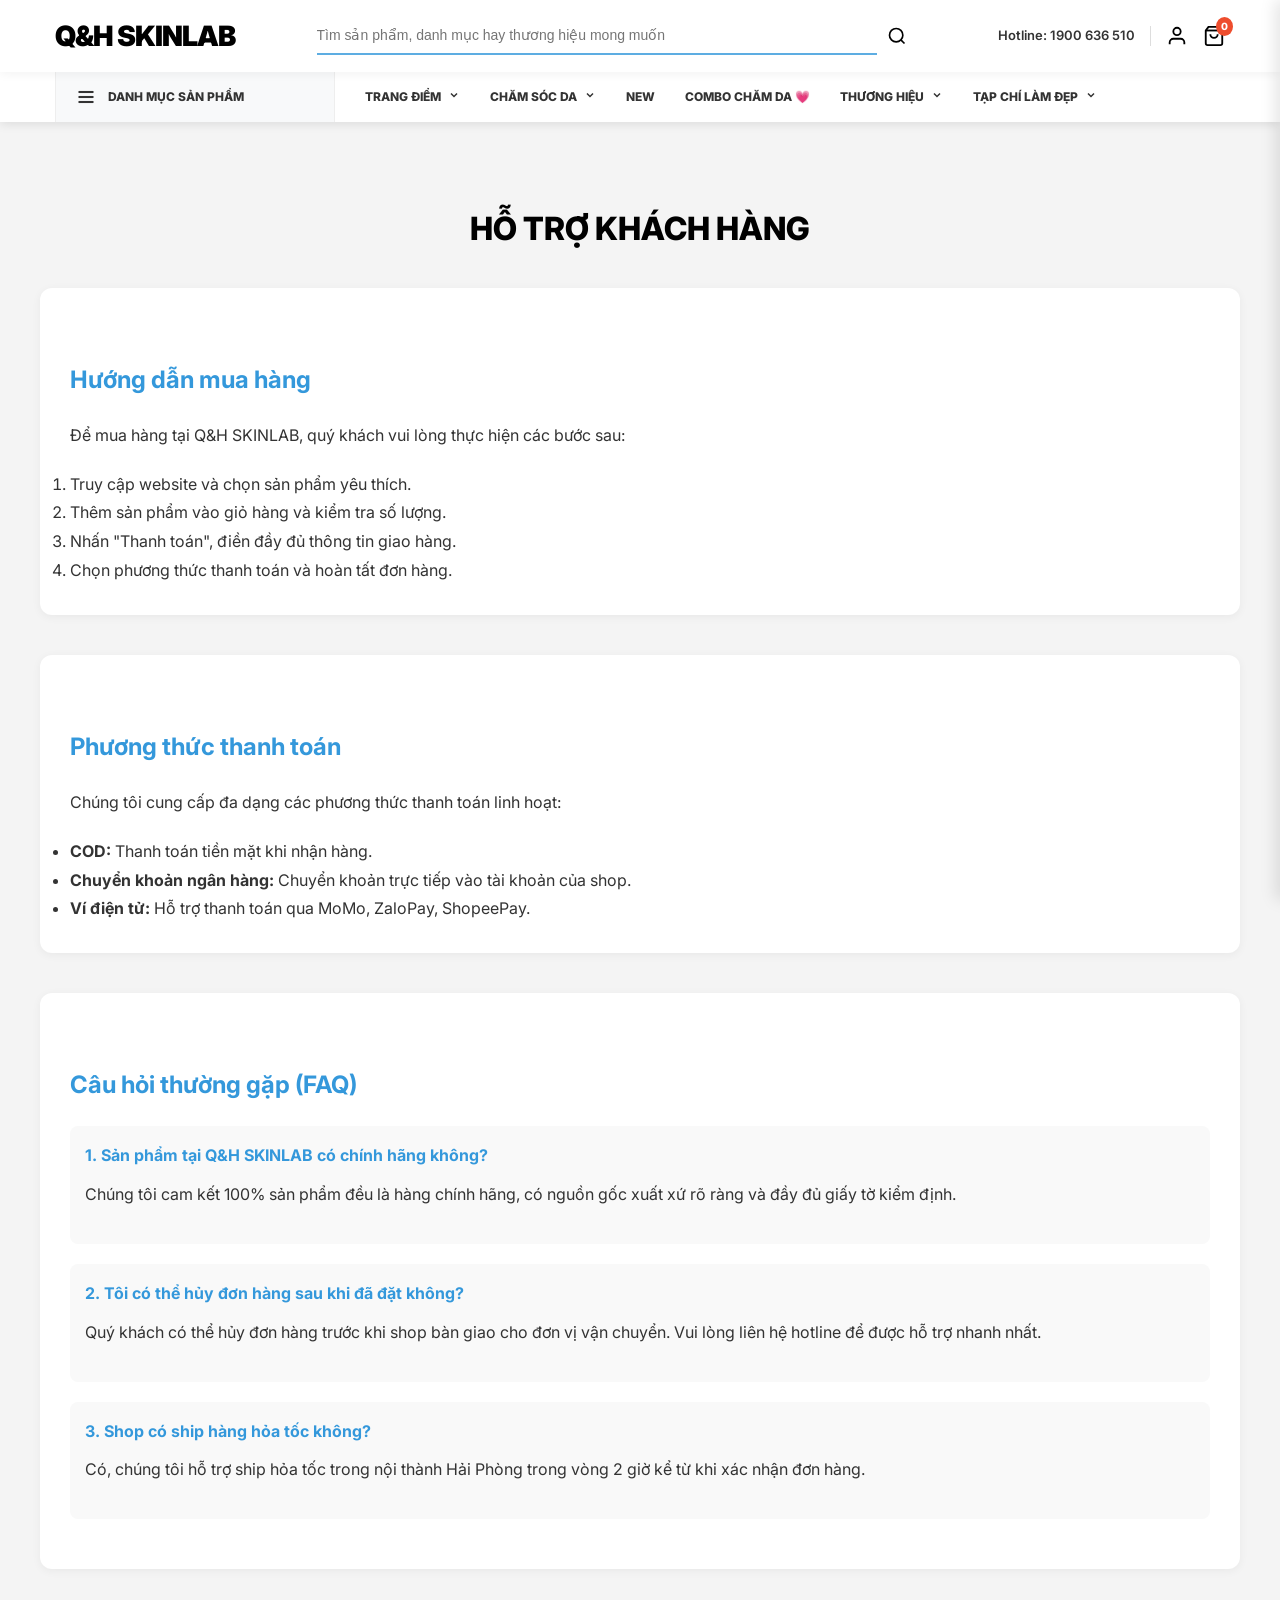
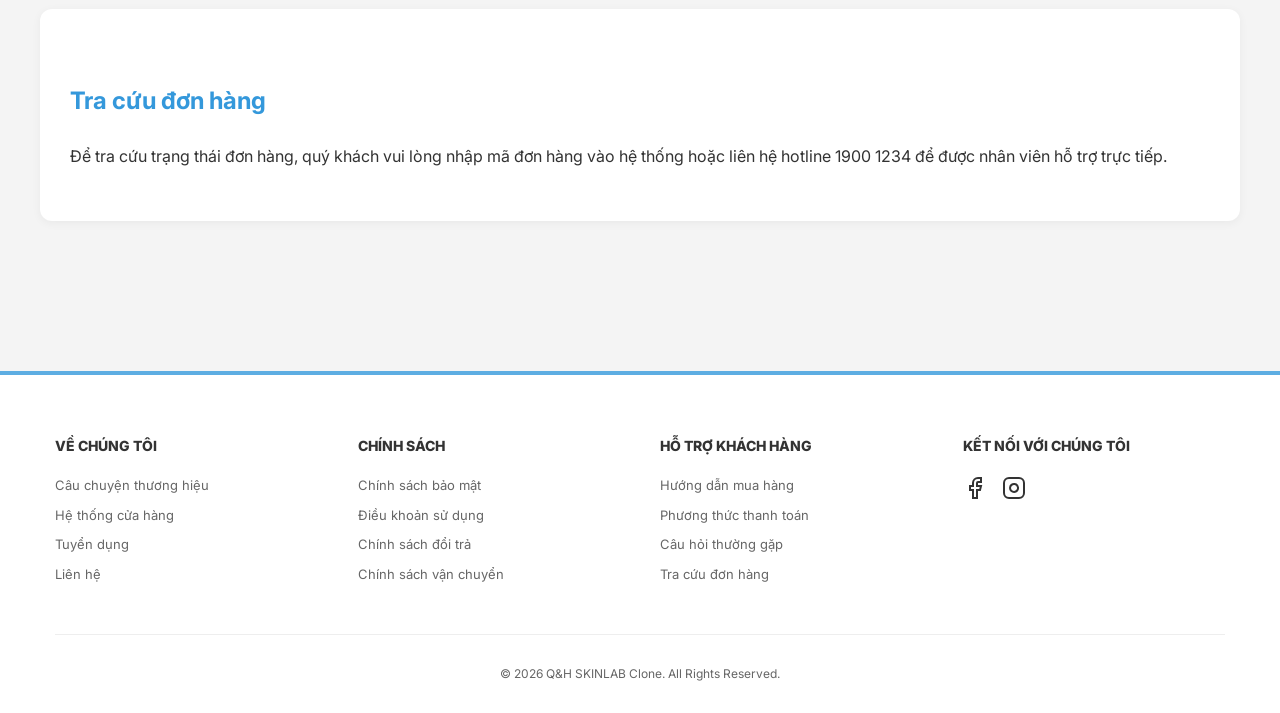
<file: support.html>
<!DOCTYPE html>
<html lang="vi">
<head>
    <meta charset="UTF-8">
    <meta name="viewport" content="width=device-width, initial-scale=1.0">
    <title>Hỗ trợ khách hàng - Q&H SKINLAB</title>
    <link rel="stylesheet" href="./style.css">
    <style>
        .content-page {
            padding: 60px 0;
            line-height: 1.8;
            color: var(--text);
        }
        .content-page h1 {
            font-size: 32px;
            font-weight: 800;
            margin-bottom: 30px;
            text-align: center;
            color: var(--black);
        }
        .content-page h2 {
            font-size: 24px;
            font-weight: 700;
            margin-top: 40px;
            margin-bottom: 20px;
            color: var(--primary-dark);
        }
        .content-page p {
            margin-bottom: 20px;
        }
        .support-card {
            background: #fff;
            padding: 30px;
            border-radius: 12px;
            box-shadow: var(--shadow);
            margin-bottom: 40px;
        }
        .faq-item {
            margin-bottom: 20px;
            padding: 15px;
            background: #f9f9f9;
            border-radius: 8px;
        }
        .faq-item strong {
            display: block;
            margin-bottom: 10px;
            color: var(--primary-dark);
        }
    </style>
</head>
<body>
    <!-- STICKY HEADER WRAPPER -->
    <div class="sticky-header" id="stickyHeader">
        <!-- HEADER -->
        <header>
            <div class="container header-main">
                <a href="index.html" class="logo">Q&<span>H SKINLAB</span></a>
                
                <div class="search-container">
                    <input type="text" id="searchInput" placeholder="Tìm sản phẩm, danh mục hay thương hiệu mong muốn">
                    <button class="search-btn">
                        <svg width="20" height="20" viewBox="0 0 24 24" fill="none" stroke="currentColor" stroke-width="2"><circle cx="11" cy="11" r="8"></circle><line x1="21" y1="21" x2="16.65" y2="16.65"></line></svg>
                    </button>
                    <div id="searchResults" class="search-results"></div>
                </div>

                <div class="header-actions">
                    <div class="hotline-info">
                        Hotline: 1900 636 510
                    </div>
                    <div class="action-item" id="accountTrigger">
                        <svg width="22" height="22" viewBox="0 0 24 24" fill="none" stroke="currentColor" stroke-width="2"><path d="M20 21v-2a4 4 0 0 0-4-4H8a4 4 0 0 0-4 4v2"></path><circle cx="12" cy="7" r="4"></circle></svg>
                        <span id="userNameDisplay" class="user-name-display"></span>
                    </div>
                    <div class="action-item" id="cartTrigger">
                        <svg width="22" height="22" viewBox="0 0 24 24" fill="none" stroke="currentColor" stroke-width="2"><path d="M6 2L3 6v14a2 2 0 0 0 2 2h14a2 2 0 0 0 2-2V6l-3-4Z"></path><line x1="3" y1="6" x2="21" y2="6"></line><path d="M16 10a4 4 0 0 1-8 0"></path></svg>
                        <span class="cart-badge" id="cartBadge">0</span>
                    </div>
                </div>
            </div>
        </header>

        <!-- NAVIGATION -->
        <div class="nav-wrap">
            <div class="container">
                <ul class="nav-list">
                    <li class="nav-link nav-cat-trigger" style="display: flex; align-items: center; gap: 12px; width: 280px; background: #f8f9fa; padding-left: 15px; position: relative;">
                        <svg width="20" height="20" viewBox="0 0 24 24" fill="none" stroke="currentColor" stroke-width="2.5"><line x1="3" y1="12" x2="21" y2="12"></line><line x1="3" y1="6" x2="21" y2="6"></line><line x1="3" y1="18" x2="21" y2="18"></line></svg>
                        DANH MỤC SẢN PHẨM
                        <!-- SIDEBAR DROPDOWN -->
                        <aside class="side-menu">
                            <ul class="side-nav-list">
                                <li class="side-nav-item" onclick="location.href='category.html?type=trang-diem'"><span>💄</span> Trang điểm</li>
                                <li class="side-nav-item" onclick="location.href='category.html?type=skincare'"><span>🧴</span> Chăm sóc da mặt</li>
                                <li class="side-nav-item" onclick="location.href='category.html?type=bodycare'"><span>🧼</span> Chăm sóc cơ thể</li>
                                <li class="side-nav-item" onclick="location.href='category.html?type=haircare'"><span>💆‍♀️</span> Chăm sóc tóc & da đầu</li>
                                <li class="side-nav-item" onclick="location.href='category.html?type=perfume'"><span>🌸</span> Nước hoa</li>
                                <li class="side-nav-item sub-item"><span>✨</span> TẠO KHỐI/ HIGHLIGHTER</li>
                                <li class="side-nav-item sub-item"><span>🎨</span> CHE KHUYẾT ĐIỂM</li>
                                <li class="side-nav-item sub-item"><span>🖌️</span> KEM LÓT</li>
                            </ul>
                        </aside>
                    </li>
                    <li class="nav-link" onclick="location.href='category.html?type=trang-diem'">TRANG ĐIỂM <svg width="12" height="12" viewBox="0 0 24 24" fill="none" stroke="currentColor" stroke-width="3" style="margin-left: 4px;"><path d="M6 9l6 6 6-6"></path></svg>
                        <div class="nav-dropdown">
                            <ul class="dropdown-list">
                                <li class="dropdown-item">MẶT <svg viewBox="0 0 24 24" fill="none" stroke="currentColor" stroke-width="2"><path d="M9 18l6-6-6-6"></path></svg></li>
                                <li class="dropdown-item">MẮT <svg viewBox="0 0 24 24" fill="none" stroke="currentColor" stroke-width="2"><path d="M9 18l6-6-6-6"></path></svg></li>
                                <li class="dropdown-item">MÔI <svg viewBox="0 0 24 24" fill="none" stroke="currentColor" stroke-width="2"><path d="M9 18l6-6-6-6"></path></svg></li>
                            </ul>
                        </div>
                    </li>
                    <li class="nav-link" onclick="location.href='category.html?type=skincare'">CHĂM SÓC DA <svg width="12" height="12" viewBox="0 0 24 24" fill="none" stroke="currentColor" stroke-width="3" style="margin-left: 4px;"><path d="M6 9l6 6 6-6"></path></svg></li>
                    <li class="nav-link" onclick="location.href='category.html?type=new'">NEW</li>
                    <li class="nav-link" onclick="location.href='category.html?type=combo'">COMBO CHĂM DA 💗</li>
                    <li class="nav-link" onclick="location.href='category.html?type=brands'">THƯƠNG HIỆU <svg width="12" height="12" viewBox="0 0 24 24" fill="none" stroke="currentColor" stroke-width="3" style="margin-left: 4px;"><path d="M6 9l6 6 6-6"></path></svg>
                        <div class="mega-menu">
                            <div class="mega-col">
                                <ul class="mega-list">
                                    <li onclick="location.href='category.html?brand=Merzy'">Merzy</li><li onclick="location.href='category.html?brand=ACNES'">ACNES</li><li onclick="location.href='category.html?brand=Armaf'">Armaf</li><li onclick="location.href='category.html?brand=Bioderma'">Bioderma</li><li onclick="location.href='category.html?brand=Calla'">Calla</li><li onclick="location.href='category.html?brand=Cerave'">Cerave</li><li onclick="location.href='category.html?brand=Cleo'">Cleo</li><li onclick="location.href='category.html?brand=Colorkey'">Colorkey</li><li onclick="location.href='category.html?brand=Dasique'">Dasique</li><li onclick="location.href='category.html?brand=DHC'">DHC</li>
                                </ul>
                            </div>
                            <div class="mega-col">
                                <ul class="mega-list">
                                    <li onclick="location.href='category.html?brand=Romand'">Romand</li><li onclick="location.href='category.html?brand=Amortals'">Amortals</li><li onclick="location.href='category.html?brand=B.O.M'">B.O.M</li><li onclick="location.href='category.html?brand=Bio-essence'">Bio-essence</li><li onclick="location.href='category.html?brand=Carenel'">Carenel</li><li onclick="location.href='category.html?brand=Cetaphil'">Cetaphil</li><li onclick="location.href='category.html?brand=CLINICOS'">CLINICOS</li><li onclick="location.href='category.html?brand=Compliment'">Compliment</li><li onclick="location.href='category.html?brand=DAZZLE ME'">DAZZLE ME</li><li onclick="location.href='category.html?brand=Diana'">Diana</li>
                                </ul>
                            </div>
                            <div class="mega-col">
                                <ul class="mega-list">
                                    <li onclick="location.href='category.html?brand=3CE'">3CE</li><li onclick="location.href='category.html?brand=Anessa'">Anessa</li><li onclick="location.href='category.html?brand=Banobagi'">Banobagi</li><li onclick="location.href='category.html?brand=Bioré'">Bioré</li><li onclick="location.href='category.html?brand=Carslan'">Carslan</li><li onclick="location.href='category.html?brand=Chando Himalaya'">Chando Himalaya</li><li onclick="location.href='category.html?brand=Clio'">Clio</li><li onclick="location.href='category.html?brand=Corine De Farme'">Corine De Farme</li><li onclick="location.href='category.html?brand=Dearmay'">Dearmay</li><li onclick="location.href='category.html?brand=DoDo Sugar'">DoDo Sugar</li>
                                </ul>
                            </div>
                            <div class="mega-col">
                                <ul class="mega-list">
                                    <li onclick="location.href='category.html?brand=9 Wishes'">9 Wishes</li><li onclick="location.href='category.html?brand=Angel\'s Liquid'">Angel's Liquid</li><li onclick="location.href='category.html?brand=Batiste'">Batiste</li><li onclick="location.href='category.html?brand=BNBG'">BNBG</li><li onclick="location.href='category.html?brand=Caryophy'">Caryophy</li><li onclick="location.href='category.html?brand=Chinoshio'">Chinoshio</li><li onclick="location.href='category.html?brand=Closeup'">Closeup</li><li onclick="location.href='category.html?brand=Curél'">Curél</li><li onclick="location.href='category.html?brand=Derladie'">Derladie</li><li onclick="location.href='category.html?brand=Dove'">Dove</li>
                                </ul>
                            </div>
                            <div class="mega-col">
                                <ul class="mega-list">
                                    <li onclick="location.href='category.html?brand=A BONNE'">A BONNE</li><li onclick="location.href='category.html?brand=Aperire'">Aperire</li><li onclick="location.href='category.html?brand=Bbia'">Bbia</li><li onclick="location.href='category.html?brand=Bodymiss'">Bodymiss</li><li onclick="location.href='category.html?brand=Catrice'">Catrice</li><li onclick="location.href='category.html?brand=Cindy Bloom'">Cindy Bloom</li><li onclick="location.href='category.html?brand=Cocoon'">Cocoon</li><li onclick="location.href='category.html?brand=Dạ Hương'">Dạ Hương</li><li onclick="location.href='category.html?brand=Derma Forte'">Derma Forte</li><li onclick="location.href='category.html?brand=DrCeutics'">DrCeutics</li>
                                </ul>
                            </div>
                        </div>
                    </li>
                    <li class="nav-link" onclick="location.href='magazine.html'">TẠP CHÍ LÀM ĐẸP <svg width="12" height="12" viewBox="0 0 24 24" fill="none" stroke="currentColor" stroke-width="3" style="margin-left: 4px;"><path d="M6 9l6 6 6-6"></path></svg>
                        <div class="mega-menu">
                            <div class="mega-col">
                                <ul class="mega-list">
                                    <li onclick="location.href='magazine.html?topic=review'">Review Mỹ Phẩm</li><li>Trẻ Hoá Làn Da</li><li>Thiết Bị Làm Đẹp</li>
                                </ul>
                            </div>
                            <div class="mega-col">
                                <ul class="mega-list">
                                    <li onclick="location.href='magazine.html?topic=top-products'">Top Mỹ Phẩm</li><li>Làm Mờ Sạm Nám</li><li>Thực Phẩm Chức Năng</li>
                                </ul>
                            </div>
                            <div class="mega-col">
                                <ul class="mega-list">
                                    <li onclick="location.href='magazine.html?topic=makeup-tips'">Hướng Dẫn Trang Điểm</li><li>Trắng Da</li>
                                </ul>
                            </div>
                            <div class="mega-col">
                                <ul class="mega-list">
                                    <li>Chăm Sóc Da Body</li><li>Trị Thâm Mụn</li>
                                </ul>
                            </div>
                            <div class="mega-col">
                                <ul class="mega-list">
                                    <li onclick="location.href='magazine.html?topic=skincare-tips'">Chăm Sóc Da Mặt</li><li>Nước Hoa</li>
                                </ul>
                            </div>
                        </div>
                    </li>
                </ul>
            </div>
        </div>
    </div>

    <main class="container content-page">
        <h1>HỖ TRỢ KHÁCH HÀNG</h1>
        
        <div class="support-card">
            <h2>Hướng dẫn mua hàng</h2>
            <p>Để mua hàng tại Q&H SKINLAB, quý khách vui lòng thực hiện các bước sau:</p>
            <ol>
                <li>Truy cập website và chọn sản phẩm yêu thích.</li>
                <li>Thêm sản phẩm vào giỏ hàng và kiểm tra số lượng.</li>
                <li>Nhấn "Thanh toán", điền đầy đủ thông tin giao hàng.</li>
                <li>Chọn phương thức thanh toán và hoàn tất đơn hàng.</li>
            </ol>
        </div>

        <div class="support-card">
            <h2>Phương thức thanh toán</h2>
            <p>Chúng tôi cung cấp đa dạng các phương thức thanh toán linh hoạt:</p>
            <ul>
                <li><strong>COD:</strong> Thanh toán tiền mặt khi nhận hàng.</li>
                <li><strong>Chuyển khoản ngân hàng:</strong> Chuyển khoản trực tiếp vào tài khoản của shop.</li>
                <li><strong>Ví điện tử:</strong> Hỗ trợ thanh toán qua MoMo, ZaloPay, ShopeePay.</li>
            </ul>
        </div>

        <div class="support-card">
            <h2>Câu hỏi thường gặp (FAQ)</h2>
            <div class="faq-item">
                <strong>1. Sản phẩm tại Q&H SKINLAB có chính hãng không?</strong>
                <p>Chúng tôi cam kết 100% sản phẩm đều là hàng chính hãng, có nguồn gốc xuất xứ rõ ràng và đầy đủ giấy tờ kiểm định.</p>
            </div>
            <div class="faq-item">
                <strong>2. Tôi có thể hủy đơn hàng sau khi đã đặt không?</strong>
                <p>Quý khách có thể hủy đơn hàng trước khi shop bàn giao cho đơn vị vận chuyển. Vui lòng liên hệ hotline để được hỗ trợ nhanh nhất.</p>
            </div>
            <div class="faq-item">
                <strong>3. Shop có ship hàng hỏa tốc không?</strong>
                <p>Có, chúng tôi hỗ trợ ship hỏa tốc trong nội thành Hải Phòng trong vòng 2 giờ kể từ khi xác nhận đơn hàng.</p>
            </div>
        </div>

        <div class="support-card">
            <h2>Tra cứu đơn hàng</h2>
            <p>Để tra cứu trạng thái đơn hàng, quý khách vui lòng nhập mã đơn hàng vào hệ thống hoặc liên hệ hotline 1900 1234 để được nhân viên hỗ trợ trực tiếp.</p>
        </div>
    </main>

    <!-- FOOTER -->
    <footer>
        <div class="container">
            <div class="footer-grid">
                <div class="footer-col">
                    <h4>Về chúng tôi</h4>
                    <ul class="footer-links">
                        <li><a href="about.html">Câu chuyện thương hiệu</a></li>
                        <li><a href="about.html">Hệ thống cửa hàng</a></li>
                        <li><a href="about.html">Tuyển dụng</a></li>
                        <li><a href="contact.html">Liên hệ</a></li>
                    </ul>
                </div>
                <div class="footer-col">
                    <h4>Chính sách</h4>
                    <ul class="footer-links">
                        <li><a href="policy.html">Chính sách bảo mật</a></li>
                        <li><a href="policy.html">Điều khoản sử dụng</a></li>
                        <li><a href="policy.html">Chính sách đổi trả</a></li>
                        <li><a href="policy.html">Chính sách vận chuyển</a></li>
                    </ul>
                </div>
                <div class="footer-col">
                    <h4>Hỗ trợ khách hàng</h4>
                    <ul class="footer-links">
                        <li><a href="support.html">Hướng dẫn mua hàng</a></li>
                        <li><a href="support.html">Phương thức thanh toán</a></li>
                        <li><a href="support.html">Câu hỏi thường gặp</a></li>
                        <li><a href="support.html">Tra cứu đơn hàng</a></li>
                    </ul>
                </div>
                <div class="footer-col">
                    <h4>Kết nối với chúng tôi</h4>
                    <div style="display: flex; gap: 15px; margin-top: 10px;">
                        <svg width="24" height="24" viewBox="0 0 24 24" fill="none" stroke="currentColor" stroke-width="2"><path d="M18 2h-3a5 5 0 0 0-5 5v3H7v4h3v8h4v-8h3l1-4h-4V7a1 1 0 0 1 1-1h3z"></path></svg>
                        <svg width="24" height="24" viewBox="0 0 24 24" fill="none" stroke="currentColor" stroke-width="2"><rect x="2" y="2" width="20" height="20" rx="5" ry="5"></rect><path d="M16 11.37A4 4 0 1 1 12.63 8 4 4 0 0 1 16 11.37z"></path><line x1="17.5" y1="6.5" x2="17.51" y2="6.5"></line></svg>
                    </div>
                </div>
            </div>
            <div class="footer-bottom">
                &copy; 2026 Q&H SKINLAB Clone. All Rights Reserved.
            </div>
        </div>
    </footer>

    <!-- CART DRAWER -->
    <div class="cart-drawer" id="cartDrawer">
        <div class="cart-header">
            <h3 style="font-weight: 800; text-transform: uppercase;">Giỏ hàng</h3>
            <span style="cursor: pointer; font-size: 24px;" id="closeCart">&times;</span>
        </div>
        <div class="cart-items" id="cartItems">
            <!-- JS Render -->
        </div>
        <div style="padding-top: 20px; border-top: 1px solid var(--border);">
            <div class="flex-between" style="font-weight: 800; font-size: 18px; margin-bottom: 20px;">
                <span>Tổng tiền:</span>
                <span id="cartTotal">0đ</span>
            </div>
            <button style="width: 100%; padding: 15px; background: var(--primary); border: none; font-weight: 800; cursor: pointer;">THANH TOÁN NGAY</button>
        </div>
    </div>

    <!-- BACK TO TOP -->
    <div class="back-to-top" id="backToTop">
        <svg width="24" height="24" viewBox="0 0 24 24" fill="none" stroke="currentColor" stroke-width="2"><polyline points="18 15 12 9 6 15"></polyline></svg>
    </div>

    <!-- LOGIN MODAL -->
    <div class="modal-overlay" id="loginModalOverlay">
        <div class="login-modal">
            <span class="close-modal" id="closeLogin">&times;</span>
            <div id="loginView">
                <h2>Đăng nhập</h2>
                <form class="login-form" id="loginForm">
                <input type="email" placeholder="Email" required>
                <input type="password" placeholder="Mật khẩu" required>
                
                <div class="login-options">
                    <label style="display: flex; align-items: center; gap: 8px; cursor: pointer;">
                        <input type="checkbox"> Ghi nhớ đăng nhập
                    </label>
                    <a href="#">Quên mật khẩu?</a>
                </div>

                <button type="submit" class="btn-login">Đăng nhập</button>
                
                <button type="button" class="btn-social btn-facebook">
                    <svg width="20" height="20" viewBox="0 0 24 24" fill="currentColor"><path d="M18 2h-3a5 5 0 0 0-5 5v3H7v4h3v8h4v-8h3l1-4h-4V7a1 1 0 0 1 1-1h3z"></path></svg>
                    Đăng nhập Facebook
                </button>
                
                <button type="button" class="btn-social btn-google">
                    <svg width="20" height="20" viewBox="0 0 24 24" fill="currentColor"><path d="M12.48 10.92v3.28h4.74c-.2 1.22-.97 2.22-2.25 3.07v2.55h3.64c2.13-1.96 3.36-4.85 3.36-8.19 0-.68-.07-1.15-.19-1.71H12.48zm-10.6 4.9c1.26 3.71 4.71 6.38 8.77 6.38 2.32 0 4.5-.79 6.14-2.13l-3.64-2.55c-.99.67-2.26 1.07-3.53 1.07-2.73 0-5.04-1.84-5.87-4.31H1.88v2.54zm8.77-13.43c-2.32 0-4.5.79-6.14 2.13l3.64 2.55c.99-.67-2.26 1.07-3.53 1.07-2.73 0-5.04-1.84-5.87-4.31h3.99v-2.54c-1.26-3.71-4.71-6.38-8.77-6.38z"></path></svg>
                    Đăng nhập Google
                </button>

                    <div class="register-section">
                        <p>Tạo tài khoản ngay</p>
                        <button type="button" class="btn-register" id="toRegister">Đăng ký</button>
                    </div>
                </form>
            </div>

            <!-- Register View -->
            <div id="registerView" style="display: none;">
                <h2>Đăng ký</h2>
                <form class="login-form" id="registerForm">
                    <input type="text" placeholder="Họ và tên" required>
                    <input type="email" placeholder="Email" required>
                    <input type="password" placeholder="Mật khẩu" required>
                    <input type="password" placeholder="Nhập lại mật khẩu" required>
                    
                    <button type="submit" class="btn-login">Đăng ký</button>
                    
                    <div class="register-section">
                        <p>Đã có tài khoản?</p>
                        <button type="button" class="btn-register" id="toLogin">Đăng nhập</button>
                    </div>
                </form>
            </div>
        </div>
    </div>

    <div class="toast-container" id="toastContainer"></div>

    <script src="script.js"></script>
</body>
</html>
</file>
<file: style.css>
@import url('https://fonts.googleapis.com/css2?family=Inter:wght@300;400;500;600;700;800&display=swap');

:root {
    --primary: #5dade2; /* Light Blue */
    --primary-dark: #3498db;
    --black: #000000;
    --white: #ffffff;
    --bg: #f4f4f4;
    --text: #333333;
    --text-muted: #666666;
    --border: #eeeeee;
    --red: #ee4d2d;
    --dark-red: #8b0000;
    --fb-blue: #3b5998;
    --google-red: #db4437;
    --shadow: 0 2px 10px rgba(0,0,0,0.05);
    --font-main: 'Inter', sans-serif;
}

/* Theme Classes */
body.theme-pink { --primary: #f1948a; --primary-dark: #e67e22; }
body.theme-white { --primary: #ffffff; --primary-dark: #cccccc; --black: #333; --text: #000; }
body.theme-black { --primary: #333333; --primary-dark: #000000; --bg: #1a1a1a; --text: #ffffff; --white: #222222; --border: #444444; }

* {
    margin: 0;
    padding: 0;
    box-sizing: border-box;
}

body {
    font-family: var(--font-main);
    background-color: var(--bg);
    color: var(--text);
    line-height: 1.5;
    overflow-x: hidden;
}

.container {
    max-width: 1200px;
    margin: 0 auto;
    padding: 0 15px;
}

.flex-between {
    display: flex;
    justify-content: space-between;
    align-items: center;
}

/* HEADER */
header {
    background: var(--white);
    padding: 15px 0;
    position: sticky;
    top: 0;
    z-index: 1000;
    box-shadow: var(--shadow);
}

.header-main {
    display: flex;
    justify-content: space-between;
    align-items: center;
    gap: 20px;
}

.logo {
    font-size: 28px;
    font-weight: 900;
    color: var(--black);
    text-decoration: none;
    letter-spacing: -1px;
    white-space: nowrap;
}

.search-container {
    flex: 1;
    max-width: 600px;
    position: relative;
    display: flex;
}

.search-container input {
    width: 100%;
    padding: 10px 0;
    border: none;
    border-bottom: 2px solid var(--primary);
    border-radius: 0;
    outline: none;
    font-size: 14px;
}

.search-results {
    position: absolute;
    top: 100%;
    left: 0;
    width: 100%;
    background: white;
    box-shadow: 0 4px 12px rgba(0,0,0,0.1);
    border-radius: 0 0 8px 8px;
    z-index: 3000;
    max-height: 400px;
    overflow-y: auto;
    display: none;
}

.search-result-item {
    display: flex;
    align-items: center;
    gap: 15px;
    padding: 10px 15px;
    cursor: pointer;
    transition: background 0.2s;
    border-bottom: 1px solid #f0f0f0;
}

.search-result-item:hover {
    background: #f9f9f9;
}

.search-result-item img {
    width: 40px;
    height: 40px;
    object-fit: cover;
    border-radius: 4px;
}

.search-result-info {
    flex: 1;
}

.search-result-name {
    font-size: 13px;
    font-weight: 600;
    color: var(--black);
    margin-bottom: 2px;
}

.search-result-price {
    font-size: 12px;
    color: var(--primary);
    font-weight: 700;
}

.search-btn {
    background: transparent;
    border: none;
    padding: 0 10px;
    cursor: pointer;
    display: flex;
    align-items: center;
    justify-content: center;
    color: var(--black);
}

.search-btn:hover {
    background: transparent;
    color: var(--primary);
}

.header-actions {
    display: flex;
    align-items: center;
    gap: 15px;
}

.hotline-info {
    font-size: 13px;
    font-weight: 600;
    border-right: 1px solid #ddd;
    padding-right: 15px;
    white-space: nowrap;
}

.action-item {
    display: flex;
    align-items: center;
    justify-content: center;
    cursor: pointer;
    position: relative;
    color: var(--black);
    gap: 5px;
}

.user-name-display {
    font-size: 13px;
    font-weight: 600;
    display: none;
    max-width: 100px;
    overflow: hidden;
    text-overflow: ellipsis;
    white-space: nowrap;
}

.cart-badge {
    position: absolute;
    top: -8px;
    right: -8px;
    background: var(--red);
    color: white;
    font-size: 10px;
    padding: 2px 5px;
    border-radius: 50%;
    font-weight: 800;
}

/* STICKY HEADER */
.sticky-header {
    position: fixed;
    top: 0;
    left: 0;
    width: 100%;
    z-index: 2000;
    background: var(--white);
    transition: transform 0.3s ease-in-out;
    box-shadow: 0 2px 10px rgba(0,0,0,0.1);
}

.header-hidden {
    transform: translateY(-100%);
}

.header-visible {
    transform: translateY(0);
}

/* Adjust body padding to prevent content jump when header is fixed */
body {
    padding-top: 140px; /* Reduced height after removing top-bar */
}

.logo span {
    color: var(--black);
}

.nav-list {
    display: flex;
    list-style: none;
    gap: 30px;
    justify-content: flex-start;
    align-items: center;
}

.nav-cat-trigger {
    background: #f8f9fa;
    color: var(--text);
    padding: 15px 20px !important;
    font-weight: 800 !important;
    border-right: 1px solid var(--border);
    border-left: 1px solid var(--border);
}

.nav-link {
    padding: 15px 0;
    font-size: 12px;
    font-weight: 800;
    text-transform: uppercase;
    cursor: pointer;
    position: relative;
    white-space: nowrap;
}

/* NAVIGATION DROPDOWNS */
.nav-dropdown {
    position: absolute;
    top: 100%;
    left: 0;
    background: var(--white);
    width: 100%; /* Match parent width */
    min-width: 120px; /* Minimum width to ensure content fits */
    box-shadow: 0 5px 15px rgba(0,0,0,0.1);
    border-top: 3px solid var(--primary);
    opacity: 0;
    visibility: hidden;
    transition: all 0.2s ease;
    z-index: 1000;
    padding: 10px 0;
}

.nav-link:hover > .nav-dropdown {
    opacity: 1;
    visibility: visible;
}

/* Vertical Dropdown Style (like Trang Diem) */
.dropdown-list {
    list-style: none;
}

.dropdown-item {
    padding: 12px 20px;
    font-size: 13px;
    font-weight: 500;
    color: var(--text);
    display: flex;
    justify-content: space-between;
    align-items: center;
    border-bottom: 1px dashed #eee;
    transition: background 0.2s;
    text-transform: none; /* Allow normal case */
}

.dropdown-item:last-child {
    border-bottom: none;
}

.dropdown-item:hover {
    background: #f8f9fa;
    color: var(--primary);
}

.dropdown-item svg {
    width: 12px;
    height: 12px;
}

/* Mega Menu Style (Brands & Magazine) */
.mega-menu {
    position: absolute;
    top: 100%;
    left: 50%;
    transform: translateX(-50%);
    background: var(--white);
    width: 100vw;
    max-width: 1200px;
    box-shadow: 0 5px 15px rgba(0,0,0,0.1);
    border-top: 3px solid var(--primary);
    opacity: 0;
    visibility: hidden;
    transition: all 0.2s ease;
    z-index: 1000;
    padding: 25px;
    display: grid;
    grid-template-columns: repeat(5, 1fr);
    gap: 20px;
}

.nav-link:hover > .mega-menu {
    opacity: 1;
    visibility: visible;
}

.mega-col h4 {
    font-size: 14px;
    margin-bottom: 15px;
    color: var(--primary);
    text-transform: uppercase;
    border-bottom: 1px solid #eee;
    padding-bottom: 5px;
}

.mega-list {
    list-style: none;
}

.mega-list li {
    font-size: 12px;
    padding: 6px 0;
    color: #555;
    cursor: pointer;
    transition: color 0.2s;
    text-transform: none; /* Allow normal case */
}

.mega-list li:hover {
    color: var(--primary);
}

/* Ensure side-menu also has the blue top border */
.side-menu {
    border-top: 3px solid var(--primary);
}

.nav-link::after {
    content: '';
    position: absolute;
    bottom: 0;
    left: 0;
    width: 0;
    height: 3px;
    background: var(--primary);
    transition: width 0.3s;
}

.nav-link:hover::after {
    width: 100%;
}

/* CATEGORY PAGE STYLES */
.category-layout {
    margin-top: 20px;
}

.category-sidebar {
    background: white;
    padding: 20px;
    border-radius: 8px;
    box-shadow: var(--shadow);
    height: fit-content;
    position: sticky;
    top: 160px;
}

.product-grid {
    display: grid;
    gap: 20px;
}

@media (max-width: 1024px) {
    .category-layout {
        grid-template-columns: 1fr !important;
    }
    .category-sidebar {
        display: none;
    }
    .product-grid {
        grid-template-columns: repeat(2, 1fr) !important;
    }
}

/* MAIN LAYOUT */
.main-layout {
    display: block;
    margin-top: 0;
    margin-bottom: 40px;
}

.side-menu {
    position: absolute;
    top: 100%;
    left: -1px; /* Align with trigger border */
    width: calc(100% + 2px); /* Match trigger width including borders */
    background: var(--white);
    border: 1px solid var(--border);
    border-top: 2px solid #3498db; /* Blue top border from image */
    z-index: 1000;
    display: none;
    text-transform: none;
    box-shadow: 0 4px 10px rgba(0,0,0,0.1);
}

.nav-cat-trigger:hover .side-menu {
    display: block;
}

.side-nav-list {
    list-style: none;
}

.side-nav-item {
    padding: 12px 15px;
    font-size: 14px;
    font-weight: 500;
    display: flex;
    align-items: center;
    gap: 12px;
    cursor: pointer;
    transition: all 0.2s;
    border-bottom: 1px solid #f8f9fa;
}

.side-nav-item span {
    width: 24px; /* Fixed width for icons to align text */
    display: flex;
    justify-content: center;
    align-items: center;
    flex-shrink: 0;
    font-size: 18px;
}

.side-nav-item:hover {
    background: #f8f9fa;
    color: var(--primary);
}

.side-nav-item.sub-item {
    font-size: 13px;
    color: #555;
    text-transform: uppercase;
}

.sub-icon {
    width: 20px;
    height: 20px;
    border-radius: 50%;
    object-fit: cover;
}

.main-content-area {
    display: flex;
    flex-direction: column;
    gap: 20px;
}

/* SORTING BAR */
.sorting-bar {
    background: #f8f9fa;
    padding: 10px 20px;
    display: flex;
    align-items: center;
    gap: 30px;
    border-radius: 4px;
}

.sort-tab {
    font-size: 13px;
    font-weight: 600;
    color: var(--text);
    cursor: pointer;
    padding: 5px 0;
    position: relative;
}

.sort-tab.active {
    color: var(--primary);
}

.sort-tab.active::after {
    content: '';
    position: absolute;
    bottom: -10px;
    left: 0;
    width: 100%;
    height: 2px;
    background: var(--primary);
}

.sort-select {
    margin-left: auto;
    color: var(--text-muted);
    cursor: pointer;
}

/* HERO SECTION UPDATED */
.hero-section {
    margin: 0;
}

.hero-slider {
    position: relative;
    height: 350px;
    border-radius: 8px;
    overflow: hidden;
}

.slide-item {
    position: absolute;
    top: 0;
    left: 0;
    width: 100%;
    height: 100%;
    opacity: 0;
    transition: opacity 0.8s ease;
}

.slide-item.active {
    opacity: 1;
}

.slide-item img {
    width: 100%;
    height: 100%;
    object-fit: cover;
}

.hero-banners-row {
    display: grid;
    grid-template-columns: repeat(4, 1fr);
    gap: 15px;
}

.hero-banners-row img {
    width: 100%;
    height: 150px;
    object-fit: cover;
    border-radius: 8px;
    cursor: pointer;
    transition: transform 0.3s;
}

.hero-banners-row img:hover {
    transform: scale(1.03);
}

/* NAVIGATION UPDATED */
.nav-cat-trigger {
    border-right: 1px solid var(--border);
}

/* CATEGORY ICONS */
.cat-icons {
    display: grid;
    grid-template-columns: repeat(8, 1fr);
    gap: 10px;
    background: var(--white);
    padding: 20px;
    border-radius: 8px;
    margin-bottom: 20px;
}

.cat-icon-item {
    display: flex;
    flex-direction: column;
    align-items: center;
    gap: 10px;
    cursor: pointer;
    transition: transform 0.3s;
}

.cat-icon-item:hover {
    transform: translateY(-5px);
}

.cat-icon-img {
    width: 50px;
    height: 50px;
    background: #e6f2ff;
    border-radius: 50%;
    display: flex;
    align-items: center;
    justify-content: center;
    font-size: 24px;
}

.cat-icon-item span {
    font-size: 12px;
    font-weight: 600;
}

/* FLASH SALE */
.flash-sale-wrap {
    background: var(--white);
    padding: 20px;
    border-radius: 8px;
    margin-bottom: 30px;
}

.flash-header {
    display: flex;
    align-items: center;
    gap: 20px;
    margin-bottom: 20px;
    border-bottom: 1px solid var(--border);
    padding-bottom: 15px;
}

.flash-title {
    font-size: 24px;
    font-weight: 900;
    color: var(--red);
    text-transform: uppercase;
    font-style: italic;
}

.countdown-timer {
    display: flex;
    gap: 5px;
    align-items: center;
}

.timer-unit {
    background: var(--black);
    color: var(--white);
    padding: 4px 8px;
    border-radius: 4px;
    font-weight: 800;
    min-width: 35px;
    text-align: center;
}

/* PRODUCTS GRID */
.products-grid {
    display: grid;
    grid-template-columns: repeat(5, 1fr);
    gap: 15px;
}

.product-card {
    background: var(--white);
    border-radius: 8px;
    padding: 15px;
    position: relative;
    transition: all 0.3s;
    cursor: pointer;
    border: 1px solid transparent;
}

.product-card:hover {
    border-color: var(--primary);
    box-shadow: 0 5px 15px rgba(0,0,0,0.1);
    transform: translateY(-5px);
}

.badge-discount {
    position: absolute;
    top: 10px;
    left: 10px;
    background: var(--red);
    color: white;
    font-size: 11px;
    font-weight: 800;
    padding: 2px 8px;
    border-radius: 4px;
    z-index: 1;
}

.product-img-wrap {
    position: relative;
    width: 100%;
    aspect-ratio: 1;
    margin-bottom: 15px;
    overflow: hidden;
}

.add-to-cart-btn {
    position: absolute;
    bottom: -50px;
    left: 0;
    width: 100%;
    background: var(--primary);
    color: var(--black);
    border: none;
    padding: 10px;
    cursor: pointer;
    transition: all 0.3s;
    display: flex;
    align-items: center;
    justify-content: center;
    font-weight: 700;
    z-index: 5;
}

.product-card:hover .add-to-cart-btn {
    bottom: 0;
}

.product-img-wrap img {
    width: 100%;
    height: 100%;
    object-fit: contain;
    transition: transform 0.5s;
}

.product-card:hover .product-img-wrap img {
    transform: scale(1.1);
}

.product-brand {
    font-size: 11px;
    color: var(--text-muted);
    font-weight: 700;
    text-transform: uppercase;
    margin-bottom: 5px;
}

.product-name {
    font-size: 13px;
    font-weight: 600;
    height: 40px;
    overflow: hidden;
    display: -webkit-box;
    -webkit-line-clamp: 2;
    -webkit-box-orient: vertical;
    margin-bottom: 10px;
}

.product-price-wrap {
    display: flex;
    align-items: center;
    gap: 10px;
    margin-bottom: 10px;
}

.price-current {
    color: var(--red);
    font-weight: 800;
    font-size: 16px;
}

.price-old {
    color: var(--text-muted);
    text-decoration: line-through;
    font-size: 12px;
}

.flash-progress {
    height: 16px;
    background: #e6f2ff;
    border-radius: 10px;
    position: relative;
    overflow: hidden;
}

.progress-bar {
    height: 100%;
    background: linear-gradient(90deg, #5dade2, #3498db);
    border-radius: 10px;
}

.progress-text {
    position: absolute;
    top: 0;
    left: 0;
    width: 100%;
    height: 100%;
    display: flex;
    align-items: center;
    justify-content: center;
    font-size: 9px;
    color: var(--white);
    font-weight: 800;
    text-transform: uppercase;
}

/* DANH MỤC HOT */
.hot-categories-wrap {
    margin: 30px 0;
}

.section-title {
    font-size: 20px;
    font-weight: 800;
    text-transform: uppercase;
    margin-bottom: 20px;
}

.hot-categories-grid {
    display: grid;
    grid-template-columns: repeat(4, 1fr);
    gap: 30px;
    margin-top: 20px;
}

@media (max-width: 992px) {
    .hot-categories-grid {
        grid-template-columns: repeat(4, 1fr);
    }
}

@media (max-width: 768px) {
    .hot-categories-grid {
        grid-template-columns: repeat(3, 1fr);
        gap: 15px;
    }
}

@media (max-width: 480px) {
    .hot-categories-grid {
        grid-template-columns: repeat(2, 1fr);
    }
}

.hot-cat-item {
    display: flex;
    flex-direction: column;
    align-items: center;
    gap: 12px;
    text-align: center;
    cursor: pointer;
    transition: all 0.3s ease;
}

.hot-cat-item:hover {
    transform: translateY(-8px);
}

.hot-cat-item:hover .hot-cat-img-wrap {
    box-shadow: 0 10px 20px rgba(0,0,0,0.1);
    border-color: var(--primary);
}

.hot-cat-img-wrap {
    width: 120px;
    height: 120px;
    background: #fff;
    border: 2px solid #f0f0f0;
    border-radius: 50%;
    overflow: hidden;
    display: flex;
    align-items: center;
    justify-content: center;
    padding: 0;
    transition: all 0.3s ease;
}

.hot-cat-img-wrap img {
    width: 100%;
    height: 100%;
    object-fit: cover;
}

.hot-cat-item span {
    font-size: 14px;
    font-weight: 700;
    color: #333;
    text-transform: uppercase;
    letter-spacing: 0.5px;
}

/* FEATURED BRANDS SECTION */
.featured-brands-wrap {
    background: var(--white);
    padding: 20px;
    border-radius: 8px;
    margin-bottom: 30px;
}

.brand-logos-row {
    display: flex;
    justify-content: space-between;
    align-items: center;
    gap: 20px;
    padding: 15px 0;
    border-top: 1px solid var(--border);
}

.brand-logo-img {
    height: 30px;
    filter: grayscale(1);
    opacity: 0.7;
    transition: all 0.3s;
    cursor: pointer;
}

.brand-logo-img:hover {
    filter: grayscale(0);
    opacity: 1;
}

/* BRAND BANNER LAYOUT */
.brand-layout-wrap {
    display: grid;
    grid-template-columns: 350px 1fr;
    gap: 20px;
    margin-bottom: 40px;
}

.brand-side-banner img {
    width: 100%;
    height: 100%;
    object-fit: cover;
    border-radius: 8px;
}

/* SEARCH TRENDS */
.search-trends-wrap {
    margin-bottom: 40px;
}

.trends-header {
    display: flex;
    justify-content: space-between;
    align-items: center;
    border-bottom: 2px solid var(--dark-red);
    padding-bottom: 10px;
    margin-bottom: 20px;
}

.trends-title {
    font-size: 18px;
    font-weight: 800;
    text-transform: uppercase;
}

/* FOOTER */
footer {
    background: var(--white);
    padding: 60px 0 30px;
    border-top: 4px solid var(--primary);
    margin-top: 50px;
}

.footer-grid {
    display: grid;
    grid-template-columns: repeat(4, 1fr);
    gap: 40px;
    margin-bottom: 40px;
}

.footer-col h4 {
    font-size: 14px;
    font-weight: 800;
    text-transform: uppercase;
    margin-bottom: 20px;
}

.footer-links {
    list-style: none;
}

.footer-links li {
    font-size: 13px;
    color: var(--text-muted);
    margin-bottom: 10px;
    cursor: pointer;
}

.footer-links li a {
    color: inherit;
    text-decoration: none;
    display: block;
}

.footer-links li:hover {
    color: var(--primary-dark);
}

.footer-bottom {
    text-align: center;
    padding-top: 30px;
    border-top: 1px solid var(--border);
    font-size: 12px;
    color: var(--text-muted);
}

/* Star Rating for Reviews */
.star-rating {
    display: flex;
    gap: 5px;
}

.star-rating input {
    display: none;
}

.star-rating label {
    font-size: 30px;
    color: #ddd;
    cursor: pointer;
    transition: color 0.2s;
}

.star-rating input:checked ~ label,
.star-rating label:hover,
.star-rating label:hover ~ label {
    color: #f1c40f;
}

/* MODALS */
.modal-overlay {
    position: fixed;
    top: 0;
    left: 0;
    width: 100%;
    height: 100%;
    background: rgba(0,0,0,0.5);
    display: none;
    align-items: center;
    justify-content: center;
    z-index: 3000;
}

.modal-overlay.active {
    display: flex;
}

.login-modal {
    background: var(--white);
    width: 450px;
    max-width: 95%;
    padding: 40px;
    position: relative;
    border-radius: 4px;
    box-shadow: 0 5px 30px rgba(0,0,0,0.2);
}

.close-modal {
    position: absolute;
    top: 15px;
    right: 15px;
    font-size: 24px;
    cursor: pointer;
    color: #999;
}

.login-modal h2 {
    text-align: center;
    font-size: 18px;
    font-weight: 700;
    margin-bottom: 30px;
    text-transform: uppercase;
}

.login-form input[type="email"],
.login-form input[type="password"],
.login-form input[type="text"] {
    width: 100%;
    padding: 12px 15px;
    border: 1px solid #ddd;
    margin-bottom: 20px;
    outline: none;
    font-size: 14px;
}

.login-options {
    display: flex;
    justify-content: space-between;
    align-items: center;
    font-size: 13px;
    margin-bottom: 25px;
}

.login-options a {
    color: var(--dark-red);
    text-decoration: underline;
}

.btn-login {
    width: 100%;
    padding: 14px;
    background: var(--dark-red);
    color: white;
    border: none;
    font-weight: 700;
    cursor: pointer;
    margin-bottom: 15px;
    font-size: 14px;
}

.btn-social {
    width: 100%;
    padding: 14px;
    border: none;
    color: white;
    font-weight: 700;
    cursor: pointer;
    margin-bottom: 15px;
    display: flex;
    align-items: center;
    justify-content: center;
    gap: 10px;
    font-size: 14px;
}

.btn-facebook { background: var(--fb-blue); transition: background 0.3s; }
.btn-facebook:hover { background: #3b5998; opacity: 0.9; }

.btn-google { background: var(--google-red); transition: background 0.3s; }
.btn-google:hover { background: #d34836; opacity: 0.9; }

.register-section {
    margin-top: 30px;
    padding-top: 30px;
    border-top: 1px solid #eee;
    text-align: center;
}

.register-section p {
    font-size: 13px;
    font-weight: 700;
    margin-bottom: 15px;
    text-transform: uppercase;
}

.btn-register {
    width: 100%;
    padding: 12px;
    background: transparent;
    border: 1px solid var(--black);
    font-weight: 700;
    cursor: pointer;
}

.cart-drawer {
    position: fixed;
    top: 0;
    right: -400px;
    width: 400px;
    height: 100%;
    background: var(--white);
    z-index: 2000;
    box-shadow: -5px 0 15px rgba(0,0,0,0.1);
    transition: right 0.4s ease;
    padding: 30px;
    display: flex;
    flex-direction: column;
}

.cart-drawer.active {
    right: 0;
}

.cart-header {
    display: flex;
    justify-content: space-between;
    align-items: center;
    margin-bottom: 30px;
    border-bottom: 1px solid var(--border);
    padding-bottom: 15px;
}

.cart-items {
    flex: 1;
    overflow-y: auto;
}

/* PROFILE OVERLAY */
.profile-menu-item {
    padding: 12px 25px;
    display: flex;
    align-items: center;
    gap: 15px;
    cursor: pointer;
    font-size: 14px;
    color: #555;
    transition: all 0.2s;
    border-left: 3px solid transparent;
}

.profile-menu-item:hover {
    background: #f0f0f0;
    color: var(--primary);
}

.profile-menu-item.active {
    background: #f0f7ff;
    color: var(--primary);
    border-left-color: var(--primary);
    font-weight: 600;
}

.profile-menu-item svg {
    opacity: 0.7;
}

.profile-menu-item.active svg {
    opacity: 1;
}

.profile-menu-item.logout:hover {
    color: #e74c3c;
    background: #fff5f5;
}

.profile-tab-pane {
    display: none;
}

.profile-tab-pane.active {
    display: block;
    animation: fadeIn 0.3s ease;
}

@keyframes fadeIn {
    from { opacity: 0; transform: translateY(10px); }
    to { opacity: 1; transform: translateY(0); }
}

/* ORDER SUB-TABS */
.order-tabs {
    display: flex;
    border-bottom: 1px solid #eee;
    margin-bottom: 20px;
    gap: 10px;
    overflow-x: auto;
    padding-bottom: 5px;
}

.order-tab {
    padding: 10px 15px;
    cursor: pointer;
    font-size: 13px;
    font-weight: 600;
    color: #666;
    white-space: nowrap;
    position: relative;
    transition: all 0.2s;
}

.order-tab:hover {
    color: var(--primary);
}

.order-tab.active {
    color: var(--primary);
}

.order-tab.active::after {
    content: "";
    position: absolute;
    bottom: -6px;
    left: 0;
    width: 100%;
    height: 2px;
    background: var(--primary);
}

/* TOAST */
.toast-container {
    position: fixed;
    bottom: 30px;
    right: 30px;
    z-index: 3000;
}

.toast {
    background: var(--black);
    color: var(--white);
    padding: 12px 25px;
    border-radius: 4px;
    display: flex;
    align-items: center;
    gap: 10px;
    margin-bottom: 10px;
    font-size: 13px;
    font-weight: 600;
    animation: slideIn 0.3s ease;
}

@keyframes slideIn {
    from { transform: translateX(100%); }
    to { transform: translateX(0); }
}

/* BACK TO TOP */
.back-to-top {
    position: fixed;
    bottom: 30px;
    left: 30px;
    width: 45px;
    height: 45px;
    background: var(--primary);
    color: var(--black);
    display: flex;
    align-items: center;
    justify-content: center;
    border-radius: 50%;
    cursor: pointer;
    opacity: 0;
    visibility: hidden;
    transition: all 0.3s;
    z-index: 1000;
    box-shadow: 0 4px 10px rgba(0,0,0,0.1);
}

.back-to-top.active {
    opacity: 1;
    visibility: visible;
}

/* RESPONSIVE */
@media (max-width: 1024px) {
    .header-main { grid-template-columns: 150px 1fr auto; gap: 20px; }
    .hero-section { grid-template-columns: 1fr; }
    .hero-banners { display: none; }
    .products-grid { grid-template-columns: repeat(3, 1fr); }
    .cat-icons { grid-template-columns: repeat(4, 1fr); }
}

@media (max-width: 768px) {
    .header-main { grid-template-columns: 1fr auto; }
    .search-container { grid-row: 2; grid-column: 1 / span 2; margin-top: 10px; }
    .nav-wrap { display: none; }
    .products-grid { grid-template-columns: repeat(2, 1fr); }
    .footer-grid { grid-template-columns: repeat(2, 1fr); }
}

/* MAGAZINE PAGE */
.magazine-layout {
    display: flex;
    gap: 30px;
    margin-top: 20px;
    margin-bottom: 50px;
}

.mag-sidebar {
    width: 280px;
    flex-shrink: 0;
}

.mag-sidebar-title {
    font-size: 16px;
    font-weight: 800;
    padding-bottom: 15px;
    margin-bottom: 15px;
    border-bottom: 2px solid var(--primary);
    text-transform: uppercase;
}

.mag-sidebar-list {
    list-style: none;
}

.mag-sidebar-item {
    padding: 12px 0;
    font-size: 14px;
    font-weight: 600;
    color: #444;
    cursor: pointer;
    border-bottom: 1px solid #eee;
    transition: all 0.2s;
}

.mag-sidebar-item:hover, .mag-sidebar-item.active {
    color: var(--primary);
    padding-left: 5px;
}

.mag-main-content {
    flex-grow: 1;
}

.magazine-grid {
    display: grid;
    grid-template-columns: repeat(2, 1fr);
    gap: 30px;
}

.magazine-card {
    background: var(--white);
    border-radius: 8px;
    overflow: hidden;
    box-shadow: 0 2px 10px rgba(0,0,0,0.05);
    cursor: pointer;
    transition: transform 0.3s;
}

.magazine-card:hover {
    transform: translateY(-5px);
}

.mag-card-img {
    width: 100%;
    height: 220px;
    overflow: hidden;
}

.mag-card-img img {
    width: 100%;
    height: 100%;
    object-fit: cover;
}

.mag-card-body {
    padding: 20px;
}

.mag-card-date {
    font-size: 12px;
    color: var(--text-muted);
    margin-bottom: 8px;
}

.mag-card-title {
    font-size: 18px;
    font-weight: 800;
    margin-bottom: 12px;
    line-height: 1.4;
    color: var(--text);
    display: -webkit-box;
    -webkit-line-clamp: 2;
    -webkit-box-orient: vertical;
    overflow: hidden;
}

.mag-card-desc {
    font-size: 14px;
    color: #666;
    line-height: 1.6;
    margin-bottom: 15px;
    display: -webkit-box;
    -webkit-line-clamp: 2;
    -webkit-box-orient: vertical;
    overflow: hidden;
}

.mag-card-more {
    font-size: 13px;
    font-weight: 700;
    color: var(--primary);
    text-transform: uppercase;
}

/* MAGAZINE DETAIL */
.mag-detail-header {
    margin-bottom: 30px;
    text-align: center;
}

.mag-detail-category {
    display: inline-block;
    background: var(--primary);
    color: white;
    padding: 4px 12px;
    font-size: 12px;
    font-weight: 700;
    text-transform: uppercase;
    border-radius: 20px;
    margin-bottom: 15px;
}

.mag-detail-title {
    font-size: 32px;
    font-weight: 800;
    margin-bottom: 15px;
    line-height: 1.2;
}

.mag-detail-meta {
    font-size: 14px;
    color: var(--text-muted);
}

.mag-detail-thumbnail {
    width: 100%;
    max-height: 500px;
    object-fit: cover;
    border-radius: 12px;
    margin-bottom: 30px;
}

.mag-detail-body {
    font-size: 16px;
    line-height: 1.8;
    color: #333;
    max-width: 800px;
    margin: 0 auto;
}

@media (max-width: 768px) {
    .magazine-layout {
        flex-direction: column;
    }
    .mag-sidebar {
        width: 100%;
    }
    .magazine-grid {
        grid-template-columns: 1fr;
    }
    .mag-detail-title {
        font-size: 24px;
    }
}

/* ADMIN OVERLAY */
.admin-overlay {
    position: fixed;
    top: 0;
    left: 0;
    width: 100%;
    height: 100%;
    background: #f8f9fa;
    z-index: 9999;
    display: none;
    overflow-y: auto;
    color: #333;
}

.admin-overlay.active {
    display: block;
}

.admin-header {
    background: #2c3e50;
    color: white;
    padding: 15px 30px;
    display: flex;
    justify-content: space-between;
    align-items: center;
    position: sticky;
    top: 0;
    z-index: 10;
}

.admin-container {
    max-width: 1200px;
    margin: 30px auto;
    padding: 0 20px;
}

.admin-nav-tabs {
    display: flex;
    gap: 20px;
    margin-bottom: 30px;
    border-bottom: 2px solid #ddd;
    padding-bottom: 10px;
}

.admin-tab {
    padding: 10px 20px;
    cursor: pointer;
    font-weight: 700;
    color: #666;
    transition: all 0.3s;
}

.admin-tab.active {
    color: var(--primary);
    border-bottom: 3px solid var(--primary);
}

.admin-content-section {
    display: none;
}

.admin-content-section.active {
    display: block;
}

.admin-table {
    width: 100%;
    border-collapse: collapse;
    background: white;
    box-shadow: 0 2px 5px rgba(0,0,0,0.1);
    border-radius: 8px;
    overflow: hidden;
}

.admin-table th, .admin-table td {
    padding: 15px;
    text-align: left;
    border-bottom: 1px solid #eee;
}

.admin-table th {
    background: #f1f1f1;
    font-weight: 700;
}

.admin-btn {
    padding: 8px 15px;
    border: none;
    border-radius: 4px;
    cursor: pointer;
    font-weight: 600;
    font-size: 13px;
}

.admin-btn-primary { background: var(--primary); color: white; }
.admin-btn-success { background: #27ae60; color: white; }
.admin-btn-danger { background: #e74c3c; color: white; }

.settings-group {
    background: white;
    padding: 25px;
    border-radius: 8px;
    box-shadow: 0 2px 5px rgba(0,0,0,0.1);
    margin-bottom: 20px;
}

.settings-group h3 {
    margin-bottom: 20px;
    border-bottom: 1px solid #eee;
    padding-bottom: 10px;
}

.form-row {
    margin-bottom: 15px;
}

.form-row label {
    display: block;
    margin-bottom: 5px;
    font-weight: 600;
}

.form-row input, .form-row select {
    width: 100%;
    padding: 10px;
    border: 1px solid #ddd;
    border-radius: 4px;
}

/* PAGINATION STYLES */
.pagination .page-btn {
    padding: 8px 16px;
    border: 1px solid #ddd;
    background: white;
    cursor: pointer;
    font-weight: 600;
    font-size: 14px;
    border-radius: 4px;
    transition: all 0.2s;
}
.pagination .page-btn:hover:not(:disabled) {
    border-color: var(--primary);
    color: var(--primary);
}
.pagination .page-btn.active {
    background: var(--primary);
    color: white;
    border-color: var(--primary);
}
.pagination .page-btn:disabled {
    opacity: 0.5;
    cursor: not-allowed;
}

/* WISHLIST STYLES */
.wishlist-btn {
    position: absolute;
    top: 10px;
    right: 10px;
    background: white;
    border: none;
    width: 32px;
    height: 32px;
    border-radius: 50%;
    display: flex;
    align-items: center;
    justify-content: center;
    cursor: pointer;
    box-shadow: 0 2px 5px rgba(0,0,0,0.1);
    z-index: 6;
    transition: all 0.3s;
    color: #ccc;
}
.wishlist-btn.active {
    color: var(--red);
}
</file>
<file: admin.css>
:root {
    --sidebar-bg: #1e293b;
    --sidebar-hover: #334155;
    --primary: #3b82f6;
    --bg: #f8fafc;
    --text-dark: #1e293b;
    --border: #e2e8f0;
}

* { margin: 0; padding: 0; box-sizing: border-box; }
body { font-family: 'Inter', sans-serif; background: var(--bg); color: var(--text-dark); }

.admin-layout { display: flex; min-height: 100vh; }

/* SIDEBAR */
.sidebar {
    width: 260px;
    background: var(--sidebar-bg);
    color: white;
    display: flex;
    flex-direction: column;
    position: fixed;
    height: 100vh;
}
.sidebar-logo { padding: 30px 20px; border-bottom: 1px solid var(--sidebar-hover); }
.sidebar-nav { flex: 1; padding: 20px 0; }
.nav-item {
    padding: 12px 20px;
    cursor: pointer;
    display: flex;
    align-items: center;
    gap: 12px;
    transition: 0.3s;
}
.nav-item:hover, .nav-item.active { background: var(--sidebar-hover); color: var(--primary); }
.sidebar-footer { padding: 20px; border-top: 1px solid var(--sidebar-hover); }
.back-home { color: #94a3b8; text-decoration: none; font-size: 14px; }

/* CONTENT */
.content { flex: 1; margin-left: 260px; padding: 30px; }
.content-header {
    display: flex;
    justify-content: space-between;
    align-items: center;
    margin-bottom: 30px;
    background: white;
    padding: 20px;
    border-radius: 8px;
    box-shadow: 0 1px 3px rgba(0,0,0,0.1);
}

/* SECTIONS */
.content-section { display: none; }
.content-section.active { display: block; animation: fadeIn 0.3s; }
@keyframes fadeIn { from { opacity: 0; } to { opacity: 1; } }

/* STATS */
.stats-grid { display: grid; grid-template-columns: repeat(3, 1fr); gap: 20px; }
.stat-card { background: white; padding: 25px; border-radius: 12px; box-shadow: 0 4px 6px -1px rgba(0,0,0,0.1); }
.stat-card h3 { font-size: 14px; color: #64748b; margin-bottom: 10px; }
.stat-card p { font-size: 28px; font-weight: 700; color: var(--primary); }

/* TABLES */
.action-bar { display: flex; justify-content: space-between; margin-bottom: 20px; }
.admin-table { width: 100%; border-collapse: collapse; background: white; border-radius: 8px; overflow: hidden; box-shadow: 0 1px 3px rgba(0,0,0,0.1); }
.admin-table th, .admin-table td { padding: 15px; text-align: left; border-bottom: 1px solid var(--border); }
.admin-table th { background: #f1f5f9; font-weight: 600; color: #475569; }
.admin-table img { width: 50px; height: 50px; object-fit: cover; border-radius: 4px; }

/* BUTTONS */
.btn { padding: 8px 16px; border: none; border-radius: 6px; cursor: pointer; font-weight: 500; }
.btn-primary { background: var(--primary); color: white; }
.btn-edit { background: #fde047; color: #854d0e; margin-right: 5px; }
.btn-delete { background: #fee2e2; color: #991b1b; }

/* MODAL */
.modal {
    position: fixed; top: 0; left: 0; width: 100%; height: 100%;
    background: rgba(0,0,0,0.5); display: none; justify-content: center; align-items: center;
    z-index: 1000;
}
.modal.active { display: flex; }
.modal-content { background: white; padding: 30px; border-radius: 12px; width: 500px; }
.form-group { margin-bottom: 15px; }
.form-group label { display: block; margin-bottom: 5px; font-size: 14px; }
.form-group input, .form-group select { width: 100%; padding: 10px; border: 1px solid var(--border); border-radius: 6px; }

/* BADGES & PILLS */
.badge-cat { background: #e0f2fe; color: #0369a1; padding: 4px 8px; border-radius: 4px; font-size: 12px; font-weight: 600; text-transform: uppercase; }
.status-pill { background: #fef3c7; color: #92400e; padding: 4px 10px; border-radius: 20px; font-size: 12px; font-weight: 600; }

/* SEARCH INPUT */
#productSearch {
    padding: 10px 15px;
    border: 1px solid var(--border);
    border-radius: 6px;
    width: 300px;
    outline: none;
}
#productSearch:focus { border-color: var(--primary); }
</file>
